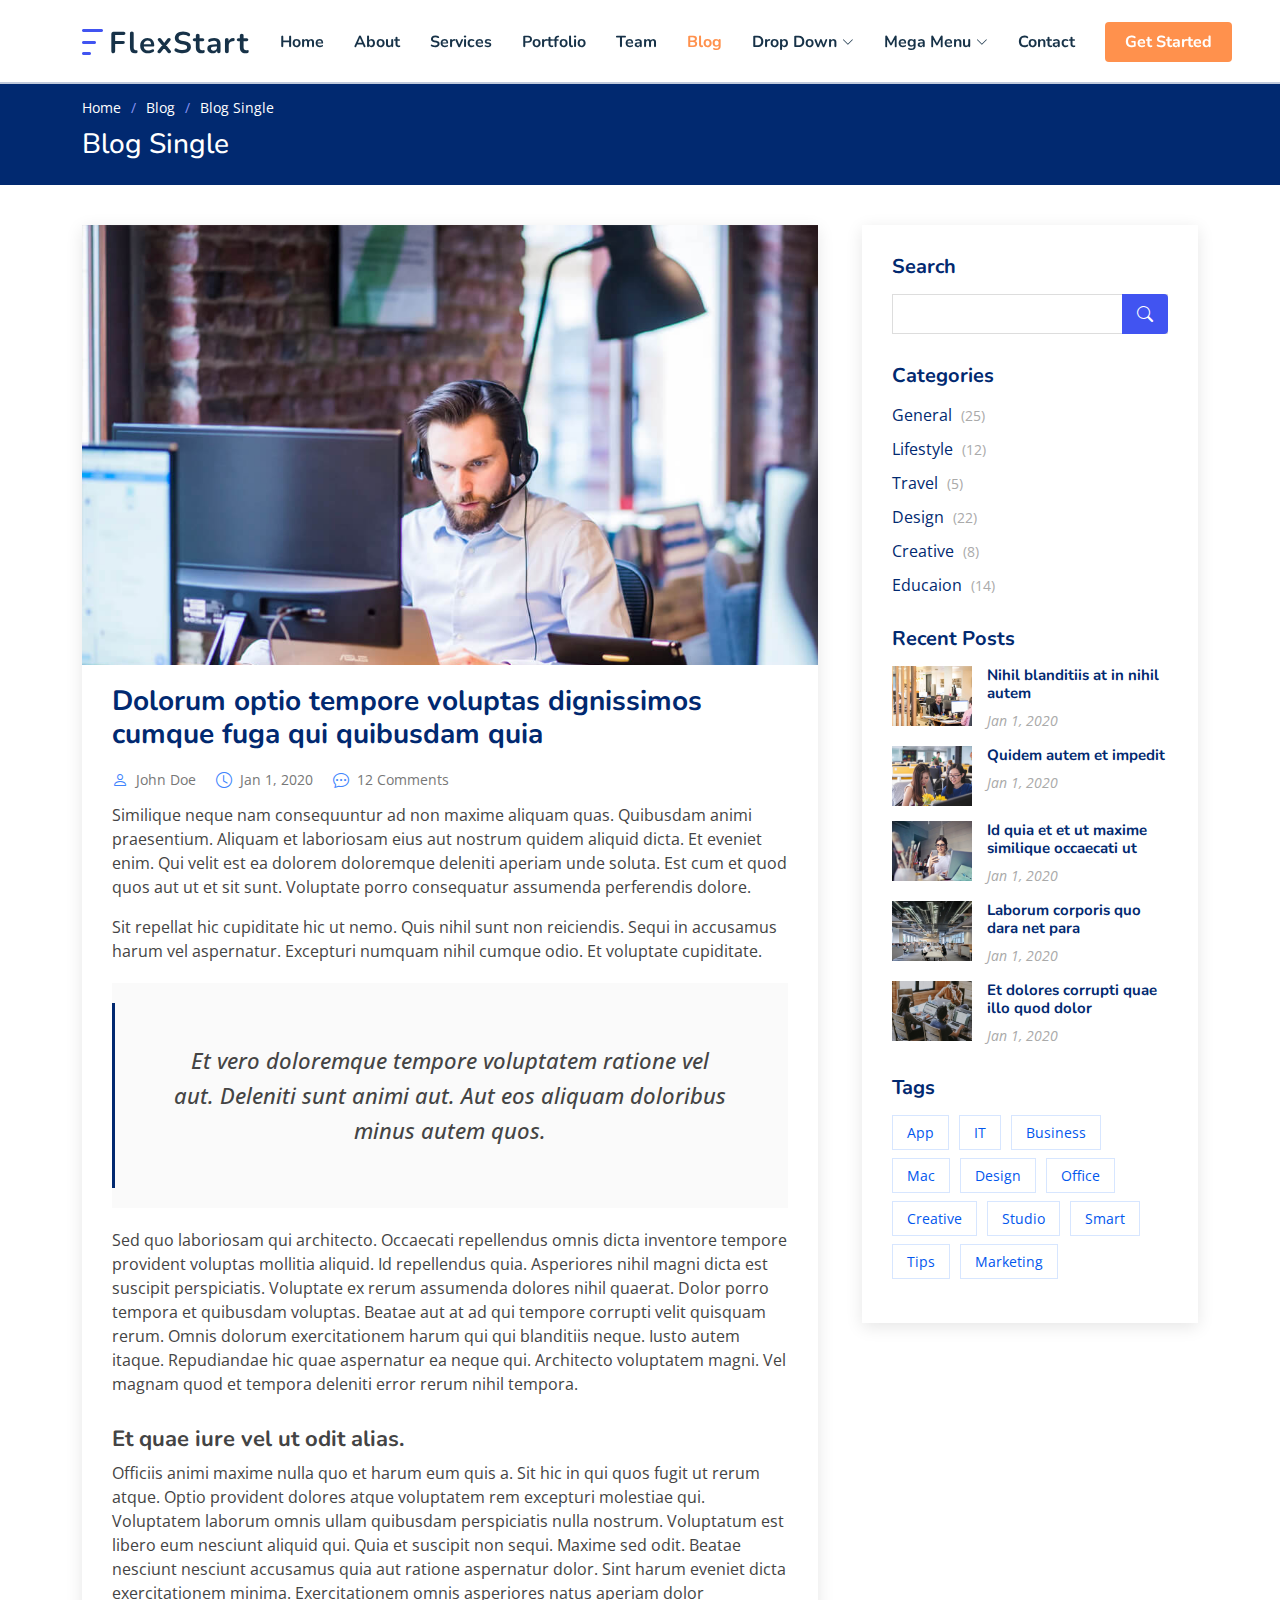
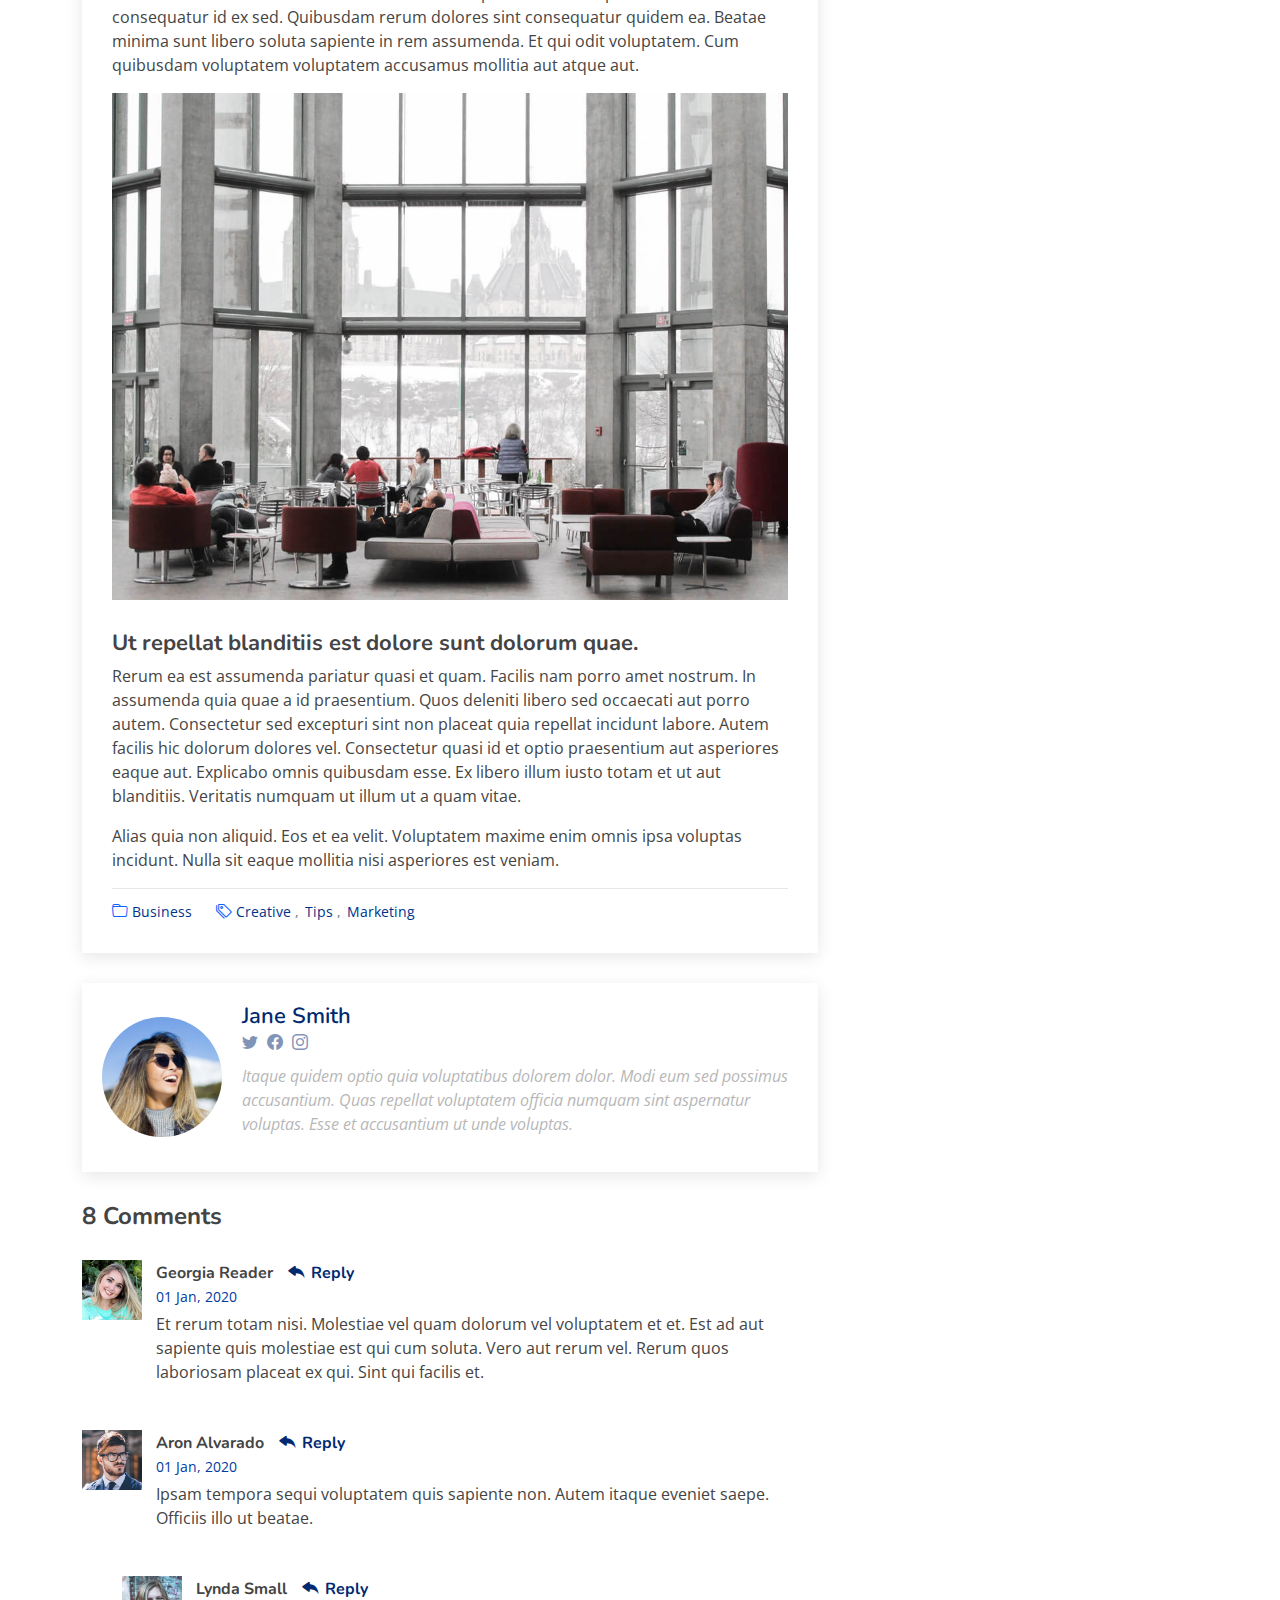
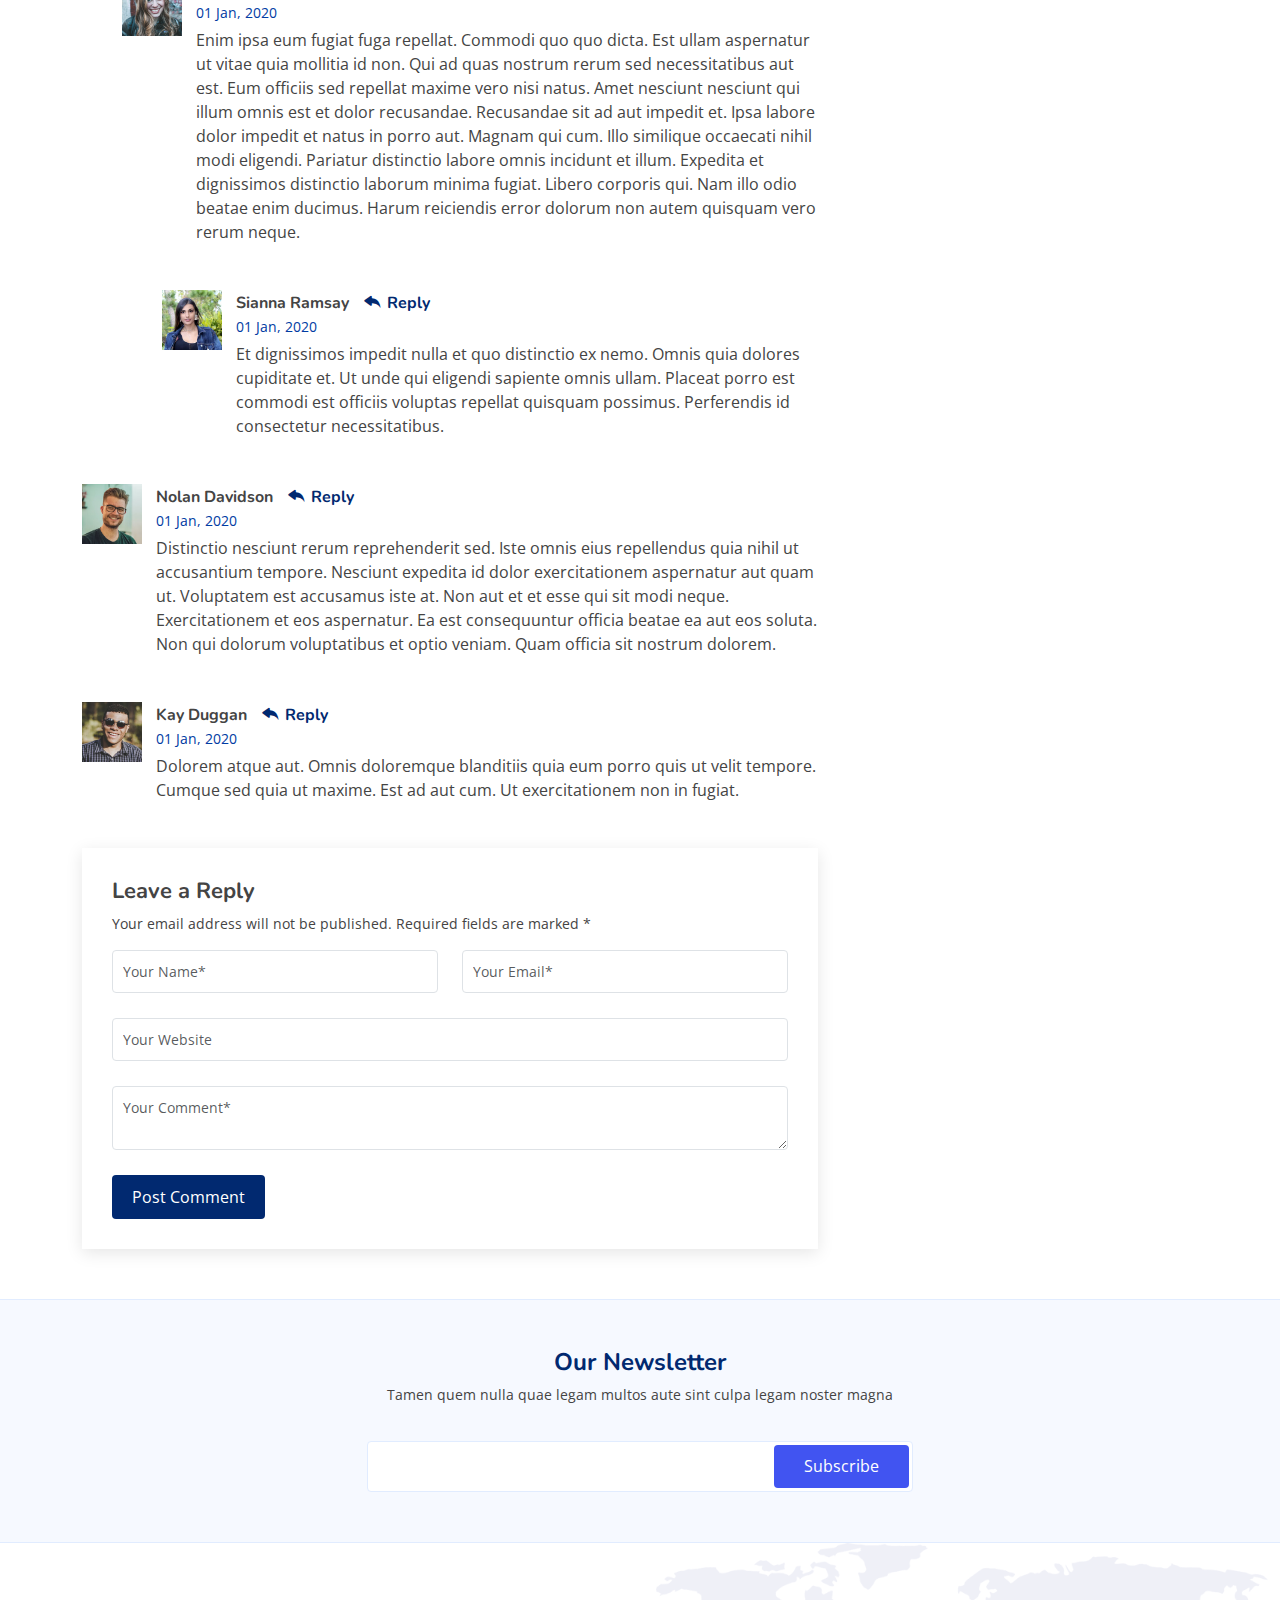
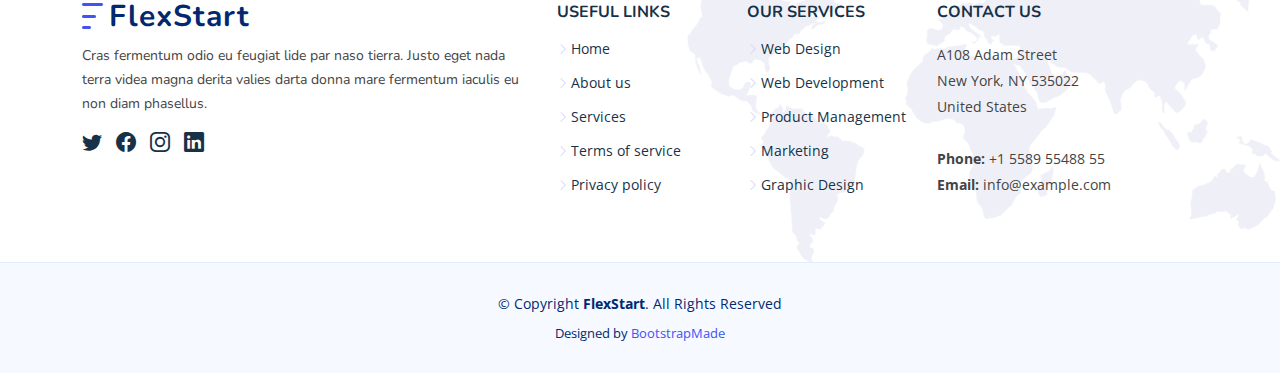
<file: blog-single.html>
<!DOCTYPE html>
<html lang="en">

<head>
  <meta charset="utf-8">
  <meta content="width=device-width, initial-scale=1.0" name="viewport">

  <title>Blog Single - FlexStart Bootstrap Template</title>
  <meta content="" name="description">
  <meta content="" name="keywords">

  <!-- Favicons -->
  <link href="assets/img/favicon.png" rel="icon">
  <link href="assets/img/apple-touch-icon.png" rel="apple-touch-icon">

  <!-- Google Fonts -->
  <link href="https://fonts.googleapis.com/css?family=Open+Sans:300,300i,400,400i,600,600i,700,700i|Nunito:300,300i,400,400i,600,600i,700,700i|Poppins:300,300i,400,400i,500,500i,600,600i,700,700i" rel="stylesheet">

  <!-- Vendor CSS Files -->
  <link href="assets/vendor/aos/aos.css" rel="stylesheet">
  <link href="assets/vendor/bootstrap/css/bootstrap.min.css" rel="stylesheet">
  <link href="assets/vendor/bootstrap-icons/bootstrap-icons.css" rel="stylesheet">
  <link href="assets/vendor/glightbox/css/glightbox.min.css" rel="stylesheet">
  <link href="assets/vendor/remixicon/remixicon.css" rel="stylesheet">
  <link href="assets/vendor/swiper/swiper-bundle.min.css" rel="stylesheet">

  <!-- Template Main CSS File -->
  <link href="assets/css/style.css" rel="stylesheet">

  <!-- =======================================================
  * Template Name: FlexStart
  * Updated: Jan 29 2024 with Bootstrap v5.3.2
  * Template URL: https://bootstrapmade.com/flexstart-bootstrap-startup-template/
  * Author: BootstrapMade.com
  * License: https://bootstrapmade.com/license/
  ======================================================== -->
</head>

<body>

  <!-- ======= Header ======= -->
  <header id="header" class="header fixed-top">
    <div class="container-fluid container-xl d-flex align-items-center justify-content-between">

      <a href="index.html" class="logo d-flex align-items-center">
        <img src="assets/img/logo.png" alt="">
        <span>FlexStart</span>
      </a>

      <nav id="navbar" class="navbar">
        <ul>
          <li><a class="nav-link scrollto " href="#hero">Home</a></li>
          <li><a class="nav-link scrollto" href="#about">About</a></li>
          <li><a class="nav-link scrollto" href="#services">Services</a></li>
          <li><a class="nav-link scrollto" href="#portfolio">Portfolio</a></li>
          <li><a class="nav-link scrollto" href="#team">Team</a></li>
          <li><a class="active" href="blog.html">Blog</a></li>
          <li class="dropdown"><a href="#"><span>Drop Down</span> <i class="bi bi-chevron-down"></i></a>
            <ul>
              <li><a href="#">Drop Down 1</a></li>
              <li class="dropdown"><a href="#"><span>Deep Drop Down</span> <i class="bi bi-chevron-right"></i></a>
                <ul>
                  <li><a href="#">Deep Drop Down 1</a></li>
                  <li><a href="#">Deep Drop Down 2</a></li>
                  <li><a href="#">Deep Drop Down 3</a></li>
                  <li><a href="#">Deep Drop Down 4</a></li>
                  <li><a href="#">Deep Drop Down 5</a></li>
                </ul>
              </li>
              <li><a href="#">Drop Down 2</a></li>
              <li><a href="#">Drop Down 3</a></li>
              <li><a href="#">Drop Down 4</a></li>
            </ul>
          </li>

          <li class="dropdown megamenu"><a href="#"><span>Mega Menu</span> <i class="bi bi-chevron-down"></i></a>
            <ul>
              <li>
                <a href="#">Column 1 link 1</a>
                <a href="#">Column 1 link 2</a>
                <a href="#">Column 1 link 3</a>
              </li>
              <li>
                <a href="#">Column 2 link 1</a>
                <a href="#">Column 2 link 2</a>
                <a href="#">Column 3 link 3</a>
              </li>
              <li>
                <a href="#">Column 3 link 1</a>
                <a href="#">Column 3 link 2</a>
                <a href="#">Column 3 link 3</a>
              </li>
              <li>
                <a href="#">Column 4 link 1</a>
                <a href="#">Column 4 link 2</a>
                <a href="#">Column 4 link 3</a>
              </li>
            </ul>
          </li>

          <li><a class="nav-link scrollto" href="#contact">Contact</a></li>
          <li><a class="getstarted scrollto" href="#about">Get Started</a></li>
        </ul>
        <i class="bi bi-list mobile-nav-toggle"></i>
      </nav><!-- .navbar -->

    </div>
  </header><!-- End Header -->

  <main id="main">

    <!-- ======= Breadcrumbs ======= -->
    <section class="breadcrumbs">
      <div class="container">

        <ol>
          <li><a href="index.html">Home</a></li>
          <li><a href="blog.html">Blog</a></li>
          <li>Blog Single</li>
        </ol>
        <h2>Blog Single</h2>

      </div>
    </section><!-- End Breadcrumbs -->

    <!-- ======= Blog Single Section ======= -->
    <section id="blog" class="blog">
      <div class="container" data-aos="fade-up">

        <div class="row">

          <div class="col-lg-8 entries">

            <article class="entry entry-single">

              <div class="entry-img">
                <img src="assets/img/blog/blog-1.jpg" alt="" class="img-fluid">
              </div>

              <h2 class="entry-title">
                <a href="blog-single.html">Dolorum optio tempore voluptas dignissimos cumque fuga qui quibusdam quia</a>
              </h2>

              <div class="entry-meta">
                <ul>
                  <li class="d-flex align-items-center"><i class="bi bi-person"></i> <a href="blog-single.html">John Doe</a></li>
                  <li class="d-flex align-items-center"><i class="bi bi-clock"></i> <a href="blog-single.html"><time datetime="2020-01-01">Jan 1, 2020</time></a></li>
                  <li class="d-flex align-items-center"><i class="bi bi-chat-dots"></i> <a href="blog-single.html">12 Comments</a></li>
                </ul>
              </div>

              <div class="entry-content">
                <p>
                  Similique neque nam consequuntur ad non maxime aliquam quas. Quibusdam animi praesentium. Aliquam et laboriosam eius aut nostrum quidem aliquid dicta.
                  Et eveniet enim. Qui velit est ea dolorem doloremque deleniti aperiam unde soluta. Est cum et quod quos aut ut et sit sunt. Voluptate porro consequatur assumenda perferendis dolore.
                </p>

                <p>
                  Sit repellat hic cupiditate hic ut nemo. Quis nihil sunt non reiciendis. Sequi in accusamus harum vel aspernatur. Excepturi numquam nihil cumque odio. Et voluptate cupiditate.
                </p>

                <blockquote>
                  <p>
                    Et vero doloremque tempore voluptatem ratione vel aut. Deleniti sunt animi aut. Aut eos aliquam doloribus minus autem quos.
                  </p>
                </blockquote>

                <p>
                  Sed quo laboriosam qui architecto. Occaecati repellendus omnis dicta inventore tempore provident voluptas mollitia aliquid. Id repellendus quia. Asperiores nihil magni dicta est suscipit perspiciatis. Voluptate ex rerum assumenda dolores nihil quaerat.
                  Dolor porro tempora et quibusdam voluptas. Beatae aut at ad qui tempore corrupti velit quisquam rerum. Omnis dolorum exercitationem harum qui qui blanditiis neque.
                  Iusto autem itaque. Repudiandae hic quae aspernatur ea neque qui. Architecto voluptatem magni. Vel magnam quod et tempora deleniti error rerum nihil tempora.
                </p>

                <h3>Et quae iure vel ut odit alias.</h3>
                <p>
                  Officiis animi maxime nulla quo et harum eum quis a. Sit hic in qui quos fugit ut rerum atque. Optio provident dolores atque voluptatem rem excepturi molestiae qui. Voluptatem laborum omnis ullam quibusdam perspiciatis nulla nostrum. Voluptatum est libero eum nesciunt aliquid qui.
                  Quia et suscipit non sequi. Maxime sed odit. Beatae nesciunt nesciunt accusamus quia aut ratione aspernatur dolor. Sint harum eveniet dicta exercitationem minima. Exercitationem omnis asperiores natus aperiam dolor consequatur id ex sed. Quibusdam rerum dolores sint consequatur quidem ea.
                  Beatae minima sunt libero soluta sapiente in rem assumenda. Et qui odit voluptatem. Cum quibusdam voluptatem voluptatem accusamus mollitia aut atque aut.
                </p>
                <img src="assets/img/blog/blog-inside-post.jpg" class="img-fluid" alt="">

                <h3>Ut repellat blanditiis est dolore sunt dolorum quae.</h3>
                <p>
                  Rerum ea est assumenda pariatur quasi et quam. Facilis nam porro amet nostrum. In assumenda quia quae a id praesentium. Quos deleniti libero sed occaecati aut porro autem. Consectetur sed excepturi sint non placeat quia repellat incidunt labore. Autem facilis hic dolorum dolores vel.
                  Consectetur quasi id et optio praesentium aut asperiores eaque aut. Explicabo omnis quibusdam esse. Ex libero illum iusto totam et ut aut blanditiis. Veritatis numquam ut illum ut a quam vitae.
                </p>
                <p>
                  Alias quia non aliquid. Eos et ea velit. Voluptatem maxime enim omnis ipsa voluptas incidunt. Nulla sit eaque mollitia nisi asperiores est veniam.
                </p>

              </div>

              <div class="entry-footer">
                <i class="bi bi-folder"></i>
                <ul class="cats">
                  <li><a href="#">Business</a></li>
                </ul>

                <i class="bi bi-tags"></i>
                <ul class="tags">
                  <li><a href="#">Creative</a></li>
                  <li><a href="#">Tips</a></li>
                  <li><a href="#">Marketing</a></li>
                </ul>
              </div>

            </article><!-- End blog entry -->

            <div class="blog-author d-flex align-items-center">
              <img src="assets/img/blog/blog-author.jpg" class="rounded-circle float-left" alt="">
              <div>
                <h4>Jane Smith</h4>
                <div class="social-links">
                  <a href="https://twitters.com/#"><i class="bi bi-twitter"></i></a>
                  <a href="https://facebook.com/#"><i class="bi bi-facebook"></i></a>
                  <a href="https://instagram.com/#"><i class="biu bi-instagram"></i></a>
                </div>
                <p>
                  Itaque quidem optio quia voluptatibus dolorem dolor. Modi eum sed possimus accusantium. Quas repellat voluptatem officia numquam sint aspernatur voluptas. Esse et accusantium ut unde voluptas.
                </p>
              </div>
            </div><!-- End blog author bio -->

            <div class="blog-comments">

              <h4 class="comments-count">8 Comments</h4>

              <div id="comment-1" class="comment">
                <div class="d-flex">
                  <div class="comment-img"><img src="assets/img/blog/comments-1.jpg" alt=""></div>
                  <div>
                    <h5><a href="">Georgia Reader</a> <a href="#" class="reply"><i class="bi bi-reply-fill"></i> Reply</a></h5>
                    <time datetime="2020-01-01">01 Jan, 2020</time>
                    <p>
                      Et rerum totam nisi. Molestiae vel quam dolorum vel voluptatem et et. Est ad aut sapiente quis molestiae est qui cum soluta.
                      Vero aut rerum vel. Rerum quos laboriosam placeat ex qui. Sint qui facilis et.
                    </p>
                  </div>
                </div>
              </div><!-- End comment #1 -->

              <div id="comment-2" class="comment">
                <div class="d-flex">
                  <div class="comment-img"><img src="assets/img/blog/comments-2.jpg" alt=""></div>
                  <div>
                    <h5><a href="">Aron Alvarado</a> <a href="#" class="reply"><i class="bi bi-reply-fill"></i> Reply</a></h5>
                    <time datetime="2020-01-01">01 Jan, 2020</time>
                    <p>
                      Ipsam tempora sequi voluptatem quis sapiente non. Autem itaque eveniet saepe. Officiis illo ut beatae.
                    </p>
                  </div>
                </div>

                <div id="comment-reply-1" class="comment comment-reply">
                  <div class="d-flex">
                    <div class="comment-img"><img src="assets/img/blog/comments-3.jpg" alt=""></div>
                    <div>
                      <h5><a href="">Lynda Small</a> <a href="#" class="reply"><i class="bi bi-reply-fill"></i> Reply</a></h5>
                      <time datetime="2020-01-01">01 Jan, 2020</time>
                      <p>
                        Enim ipsa eum fugiat fuga repellat. Commodi quo quo dicta. Est ullam aspernatur ut vitae quia mollitia id non. Qui ad quas nostrum rerum sed necessitatibus aut est. Eum officiis sed repellat maxime vero nisi natus. Amet nesciunt nesciunt qui illum omnis est et dolor recusandae.

                        Recusandae sit ad aut impedit et. Ipsa labore dolor impedit et natus in porro aut. Magnam qui cum. Illo similique occaecati nihil modi eligendi. Pariatur distinctio labore omnis incidunt et illum. Expedita et dignissimos distinctio laborum minima fugiat.

                        Libero corporis qui. Nam illo odio beatae enim ducimus. Harum reiciendis error dolorum non autem quisquam vero rerum neque.
                      </p>
                    </div>
                  </div>

                  <div id="comment-reply-2" class="comment comment-reply">
                    <div class="d-flex">
                      <div class="comment-img"><img src="assets/img/blog/comments-4.jpg" alt=""></div>
                      <div>
                        <h5><a href="">Sianna Ramsay</a> <a href="#" class="reply"><i class="bi bi-reply-fill"></i> Reply</a></h5>
                        <time datetime="2020-01-01">01 Jan, 2020</time>
                        <p>
                          Et dignissimos impedit nulla et quo distinctio ex nemo. Omnis quia dolores cupiditate et. Ut unde qui eligendi sapiente omnis ullam. Placeat porro est commodi est officiis voluptas repellat quisquam possimus. Perferendis id consectetur necessitatibus.
                        </p>
                      </div>
                    </div>

                  </div><!-- End comment reply #2-->

                </div><!-- End comment reply #1-->

              </div><!-- End comment #2-->

              <div id="comment-3" class="comment">
                <div class="d-flex">
                  <div class="comment-img"><img src="assets/img/blog/comments-5.jpg" alt=""></div>
                  <div>
                    <h5><a href="">Nolan Davidson</a> <a href="#" class="reply"><i class="bi bi-reply-fill"></i> Reply</a></h5>
                    <time datetime="2020-01-01">01 Jan, 2020</time>
                    <p>
                      Distinctio nesciunt rerum reprehenderit sed. Iste omnis eius repellendus quia nihil ut accusantium tempore. Nesciunt expedita id dolor exercitationem aspernatur aut quam ut. Voluptatem est accusamus iste at.
                      Non aut et et esse qui sit modi neque. Exercitationem et eos aspernatur. Ea est consequuntur officia beatae ea aut eos soluta. Non qui dolorum voluptatibus et optio veniam. Quam officia sit nostrum dolorem.
                    </p>
                  </div>
                </div>

              </div><!-- End comment #3 -->

              <div id="comment-4" class="comment">
                <div class="d-flex">
                  <div class="comment-img"><img src="assets/img/blog/comments-6.jpg" alt=""></div>
                  <div>
                    <h5><a href="">Kay Duggan</a> <a href="#" class="reply"><i class="bi bi-reply-fill"></i> Reply</a></h5>
                    <time datetime="2020-01-01">01 Jan, 2020</time>
                    <p>
                      Dolorem atque aut. Omnis doloremque blanditiis quia eum porro quis ut velit tempore. Cumque sed quia ut maxime. Est ad aut cum. Ut exercitationem non in fugiat.
                    </p>
                  </div>
                </div>

              </div><!-- End comment #4 -->

              <div class="reply-form">
                <h4>Leave a Reply</h4>
                <p>Your email address will not be published. Required fields are marked * </p>
                <form action="">
                  <div class="row">
                    <div class="col-md-6 form-group">
                      <input name="name" type="text" class="form-control" placeholder="Your Name*">
                    </div>
                    <div class="col-md-6 form-group">
                      <input name="email" type="text" class="form-control" placeholder="Your Email*">
                    </div>
                  </div>
                  <div class="row">
                    <div class="col form-group">
                      <input name="website" type="text" class="form-control" placeholder="Your Website">
                    </div>
                  </div>
                  <div class="row">
                    <div class="col form-group">
                      <textarea name="comment" class="form-control" placeholder="Your Comment*"></textarea>
                    </div>
                  </div>
                  <button type="submit" class="btn btn-primary">Post Comment</button>

                </form>

              </div>

            </div><!-- End blog comments -->

          </div><!-- End blog entries list -->

          <div class="col-lg-4">

            <div class="sidebar">

              <h3 class="sidebar-title">Search</h3>
              <div class="sidebar-item search-form">
                <form action="">
                  <input type="text">
                  <button type="submit"><i class="bi bi-search"></i></button>
                </form>
              </div><!-- End sidebar search formn-->

              <h3 class="sidebar-title">Categories</h3>
              <div class="sidebar-item categories">
                <ul>
                  <li><a href="#">General <span>(25)</span></a></li>
                  <li><a href="#">Lifestyle <span>(12)</span></a></li>
                  <li><a href="#">Travel <span>(5)</span></a></li>
                  <li><a href="#">Design <span>(22)</span></a></li>
                  <li><a href="#">Creative <span>(8)</span></a></li>
                  <li><a href="#">Educaion <span>(14)</span></a></li>
                </ul>
              </div><!-- End sidebar categories-->

              <h3 class="sidebar-title">Recent Posts</h3>
              <div class="sidebar-item recent-posts">
                <div class="post-item clearfix">
                  <img src="assets/img/blog/blog-recent-1.jpg" alt="">
                  <h4><a href="blog-single.html">Nihil blanditiis at in nihil autem</a></h4>
                  <time datetime="2020-01-01">Jan 1, 2020</time>
                </div>

                <div class="post-item clearfix">
                  <img src="assets/img/blog/blog-recent-2.jpg" alt="">
                  <h4><a href="blog-single.html">Quidem autem et impedit</a></h4>
                  <time datetime="2020-01-01">Jan 1, 2020</time>
                </div>

                <div class="post-item clearfix">
                  <img src="assets/img/blog/blog-recent-3.jpg" alt="">
                  <h4><a href="blog-single.html">Id quia et et ut maxime similique occaecati ut</a></h4>
                  <time datetime="2020-01-01">Jan 1, 2020</time>
                </div>

                <div class="post-item clearfix">
                  <img src="assets/img/blog/blog-recent-4.jpg" alt="">
                  <h4><a href="blog-single.html">Laborum corporis quo dara net para</a></h4>
                  <time datetime="2020-01-01">Jan 1, 2020</time>
                </div>

                <div class="post-item clearfix">
                  <img src="assets/img/blog/blog-recent-5.jpg" alt="">
                  <h4><a href="blog-single.html">Et dolores corrupti quae illo quod dolor</a></h4>
                  <time datetime="2020-01-01">Jan 1, 2020</time>
                </div>

              </div><!-- End sidebar recent posts-->

              <h3 class="sidebar-title">Tags</h3>
              <div class="sidebar-item tags">
                <ul>
                  <li><a href="#">App</a></li>
                  <li><a href="#">IT</a></li>
                  <li><a href="#">Business</a></li>
                  <li><a href="#">Mac</a></li>
                  <li><a href="#">Design</a></li>
                  <li><a href="#">Office</a></li>
                  <li><a href="#">Creative</a></li>
                  <li><a href="#">Studio</a></li>
                  <li><a href="#">Smart</a></li>
                  <li><a href="#">Tips</a></li>
                  <li><a href="#">Marketing</a></li>
                </ul>
              </div><!-- End sidebar tags-->

            </div><!-- End sidebar -->

          </div><!-- End blog sidebar -->

        </div>

      </div>
    </section><!-- End Blog Single Section -->

  </main><!-- End #main -->

  <!-- ======= Footer ======= -->
  <footer id="footer" class="footer">

    <div class="footer-newsletter">
      <div class="container">
        <div class="row justify-content-center">
          <div class="col-lg-12 text-center">
            <h4>Our Newsletter</h4>
            <p>Tamen quem nulla quae legam multos aute sint culpa legam noster magna</p>
          </div>
          <div class="col-lg-6">
            <form action="" method="post">
              <input type="email" name="email"><input type="submit" value="Subscribe">
            </form>
          </div>
        </div>
      </div>
    </div>

    <div class="footer-top">
      <div class="container">
        <div class="row gy-4">
          <div class="col-lg-5 col-md-12 footer-info">
            <a href="index.html" class="logo d-flex align-items-center">
              <img src="assets/img/logo.png" alt="">
              <span>FlexStart</span>
            </a>
            <p>Cras fermentum odio eu feugiat lide par naso tierra. Justo eget nada terra videa magna derita valies darta donna mare fermentum iaculis eu non diam phasellus.</p>
            <div class="social-links mt-3">
              <a href="#" class="twitter"><i class="bi bi-twitter"></i></a>
              <a href="#" class="facebook"><i class="bi bi-facebook"></i></a>
              <a href="#" class="instagram"><i class="bi bi-instagram"></i></a>
              <a href="#" class="linkedin"><i class="bi bi-linkedin"></i></a>
            </div>
          </div>

          <div class="col-lg-2 col-6 footer-links">
            <h4>Useful Links</h4>
            <ul>
              <li><i class="bi bi-chevron-right"></i> <a href="#">Home</a></li>
              <li><i class="bi bi-chevron-right"></i> <a href="#">About us</a></li>
              <li><i class="bi bi-chevron-right"></i> <a href="#">Services</a></li>
              <li><i class="bi bi-chevron-right"></i> <a href="#">Terms of service</a></li>
              <li><i class="bi bi-chevron-right"></i> <a href="#">Privacy policy</a></li>
            </ul>
          </div>

          <div class="col-lg-2 col-6 footer-links">
            <h4>Our Services</h4>
            <ul>
              <li><i class="bi bi-chevron-right"></i> <a href="#">Web Design</a></li>
              <li><i class="bi bi-chevron-right"></i> <a href="#">Web Development</a></li>
              <li><i class="bi bi-chevron-right"></i> <a href="#">Product Management</a></li>
              <li><i class="bi bi-chevron-right"></i> <a href="#">Marketing</a></li>
              <li><i class="bi bi-chevron-right"></i> <a href="#">Graphic Design</a></li>
            </ul>
          </div>

          <div class="col-lg-3 col-md-12 footer-contact text-center text-md-start">
            <h4>Contact Us</h4>
            <p>
              A108 Adam Street <br>
              New York, NY 535022<br>
              United States <br><br>
              <strong>Phone:</strong> +1 5589 55488 55<br>
              <strong>Email:</strong> info@example.com<br>
            </p>

          </div>

        </div>
      </div>
    </div>

    <div class="container">
      <div class="copyright">
        &copy; Copyright <strong><span>FlexStart</span></strong>. All Rights Reserved
      </div>
      <div class="credits">
        <!-- All the links in the footer should remain intact. -->
        <!-- You can delete the links only if you purchased the pro version. -->
        <!-- Licensing information: https://bootstrapmade.com/license/ -->
        <!-- Purchase the pro version with working PHP/AJAX contact form: https://bootstrapmade.com/flexstart-bootstrap-startup-template/ -->
        Designed by <a href="https://bootstrapmade.com/">BootstrapMade</a>
      </div>
    </div>
  </footer><!-- End Footer -->

  <a href="#" class="back-to-top d-flex align-items-center justify-content-center"><i class="bi bi-arrow-up-short"></i></a>

  <!-- Vendor JS Files -->
  <script src="assets/vendor/purecounter/purecounter_vanilla.js"></script>
  <script src="assets/vendor/aos/aos.js"></script>
  <script src="assets/vendor/bootstrap/js/bootstrap.bundle.min.js"></script>
  <script src="assets/vendor/glightbox/js/glightbox.min.js"></script>
  <script src="assets/vendor/isotope-layout/isotope.pkgd.min.js"></script>
  <script src="assets/vendor/swiper/swiper-bundle.min.js"></script>
  <script src="assets/vendor/php-email-form/validate.js"></script>

  <!-- Template Main JS File -->
  <script src="assets/js/main.js"></script>

</body>

</html>
</file>
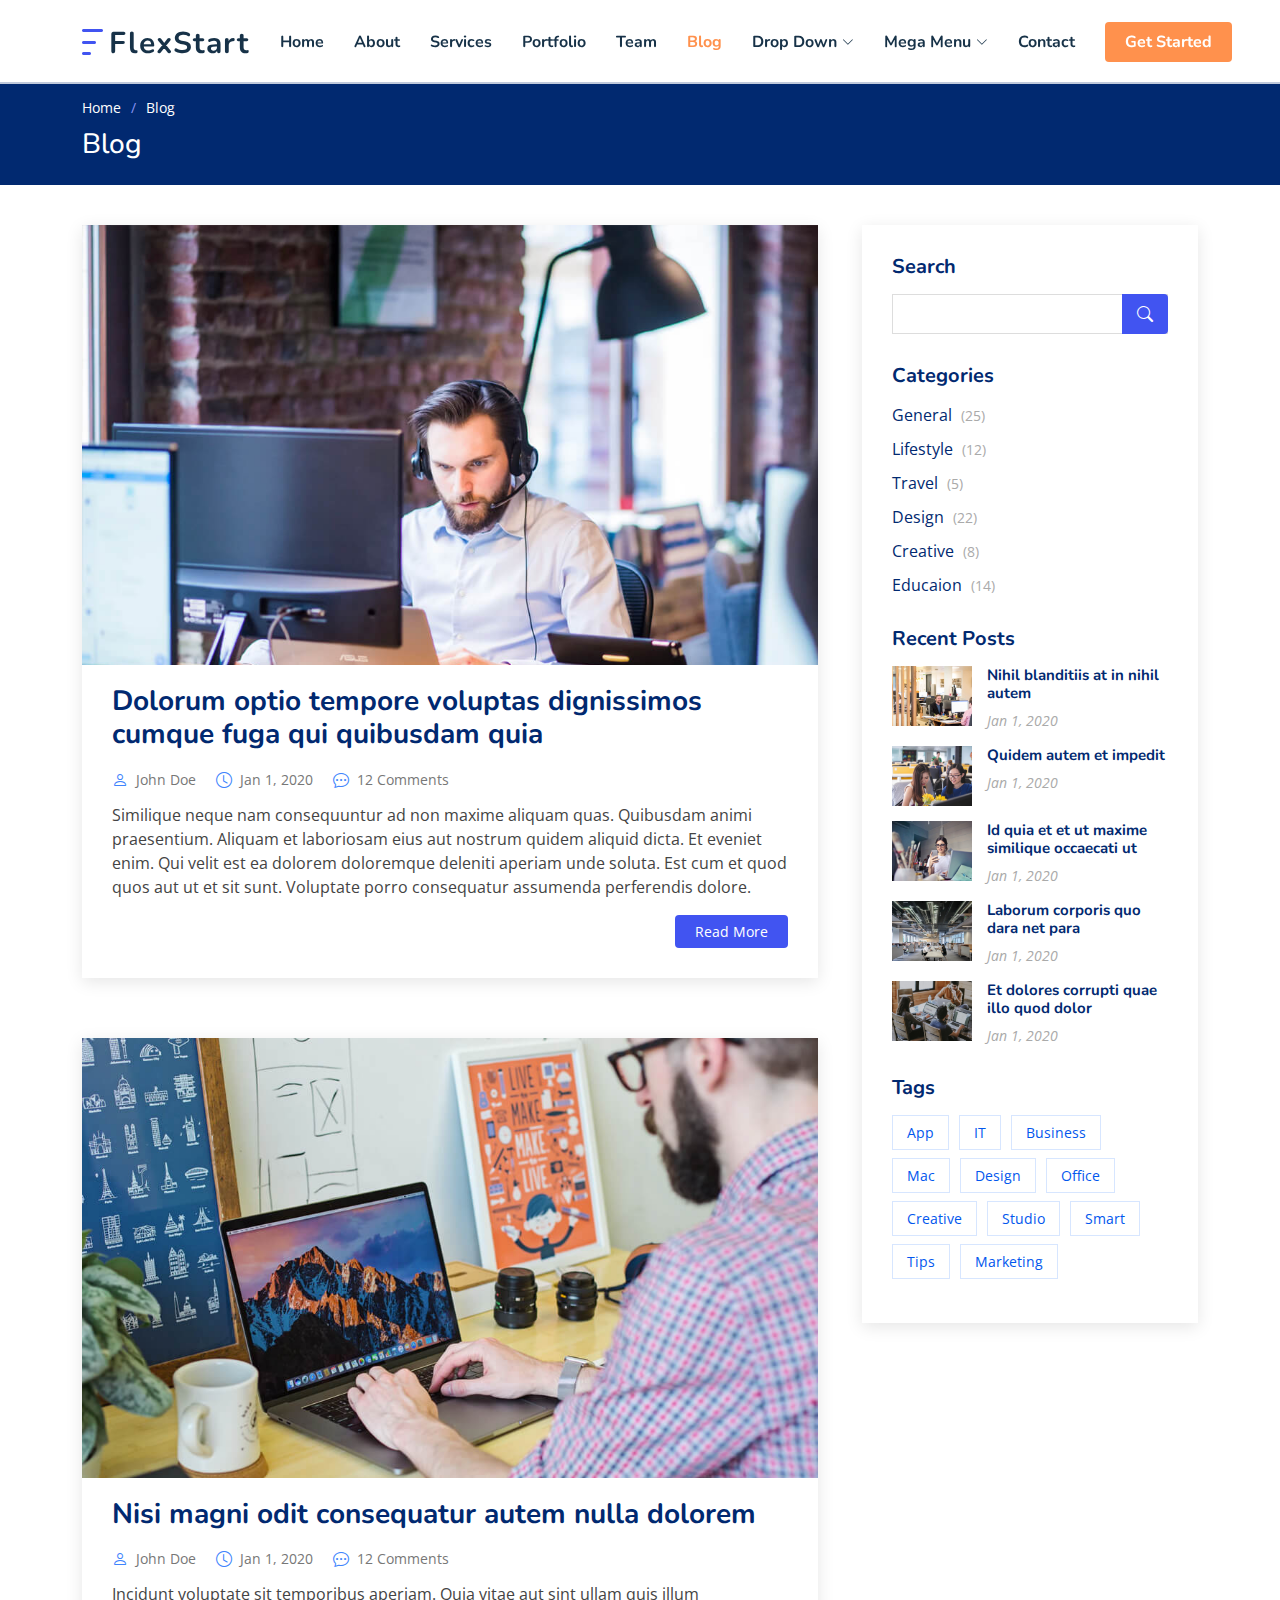
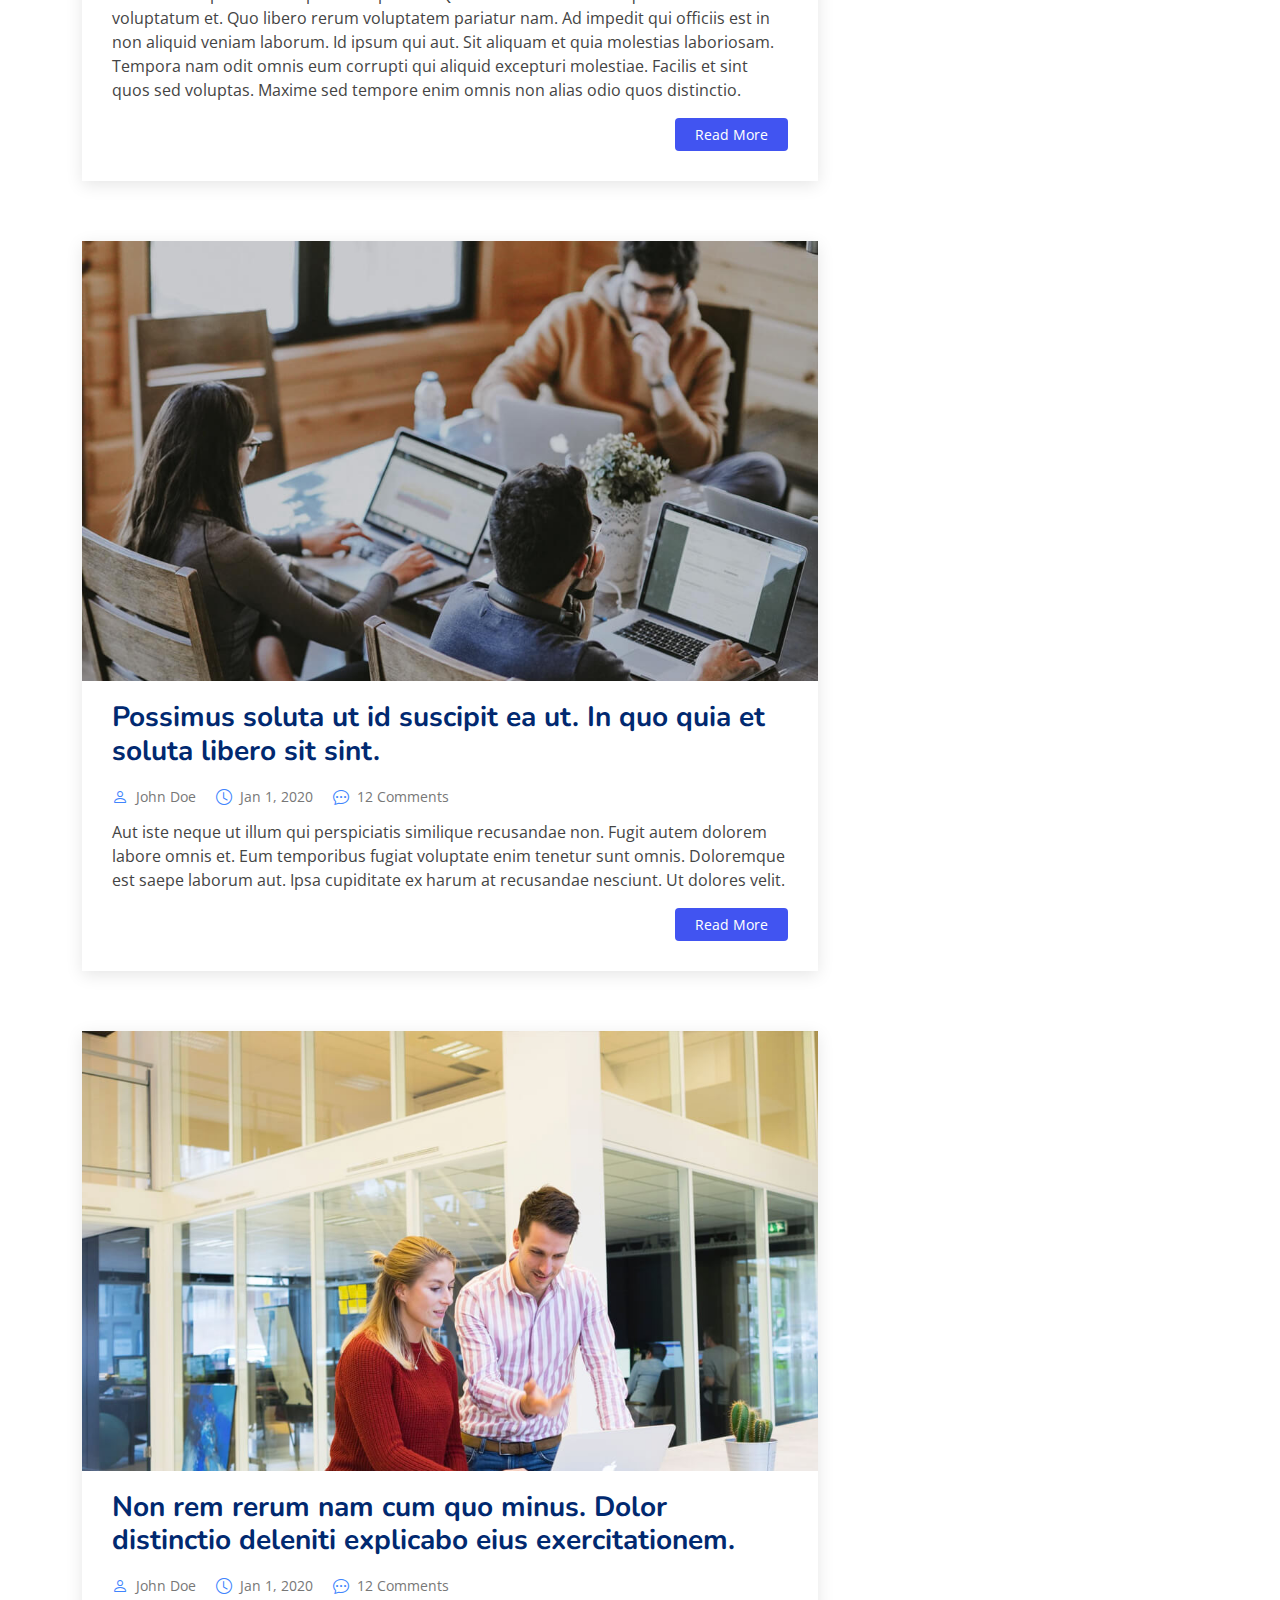
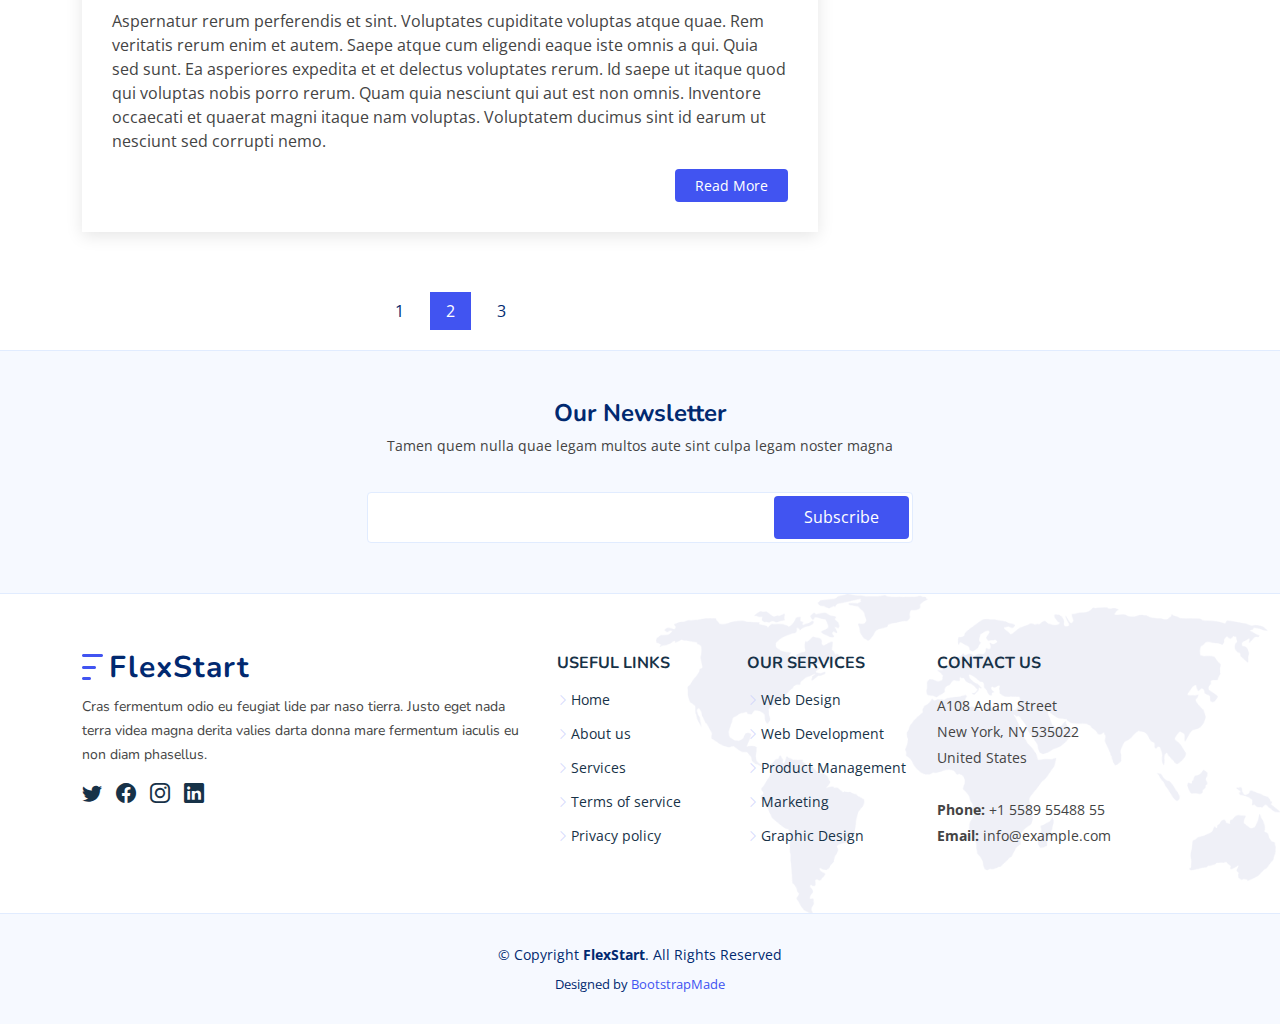
<file: blog.html>
<!DOCTYPE html>
<html lang="en">

<head>
  <meta charset="utf-8">
  <meta content="width=device-width, initial-scale=1.0" name="viewport">

  <title>Blog - FlexStart Bootstrap Template</title>
  <meta content="" name="description">
  <meta content="" name="keywords">

  <!-- Favicons -->
  <link href="assets/img/favicon.png" rel="icon">
  <link href="assets/img/apple-touch-icon.png" rel="apple-touch-icon">

  <!-- Google Fonts -->
  <link href="https://fonts.googleapis.com/css?family=Open+Sans:300,300i,400,400i,600,600i,700,700i|Nunito:300,300i,400,400i,600,600i,700,700i|Poppins:300,300i,400,400i,500,500i,600,600i,700,700i" rel="stylesheet">

  <!-- Vendor CSS Files -->
  <link href="assets/vendor/aos/aos.css" rel="stylesheet">
  <link href="assets/vendor/bootstrap/css/bootstrap.min.css" rel="stylesheet">
  <link href="assets/vendor/bootstrap-icons/bootstrap-icons.css" rel="stylesheet">
  <link href="assets/vendor/glightbox/css/glightbox.min.css" rel="stylesheet">
  <link href="assets/vendor/remixicon/remixicon.css" rel="stylesheet">
  <link href="assets/vendor/swiper/swiper-bundle.min.css" rel="stylesheet">

  <!-- Template Main CSS File -->
  <link href="assets/css/style.css" rel="stylesheet">

  <!-- =======================================================
  * Template Name: FlexStart
  * Updated: Jan 29 2024 with Bootstrap v5.3.2
  * Template URL: https://bootstrapmade.com/flexstart-bootstrap-startup-template/
  * Author: BootstrapMade.com
  * License: https://bootstrapmade.com/license/
  ======================================================== -->
</head>

<body>

  <!-- ======= Header ======= -->
  <header id="header" class="header fixed-top">
    <div class="container-fluid container-xl d-flex align-items-center justify-content-between">

      <a href="index.html" class="logo d-flex align-items-center">
        <img src="assets/img/logo.png" alt="">
        <span>FlexStart</span>
      </a>

      <nav id="navbar" class="navbar">
        <ul>
          <li><a class="nav-link scrollto " href="#hero">Home</a></li>
          <li><a class="nav-link scrollto" href="#about">About</a></li>
          <li><a class="nav-link scrollto" href="#services">Services</a></li>
          <li><a class="nav-link scrollto" href="#portfolio">Portfolio</a></li>
          <li><a class="nav-link scrollto" href="#team">Team</a></li>
          <li><a class="active" href="blog.html">Blog</a></li>
          <li class="dropdown"><a href="#"><span>Drop Down</span> <i class="bi bi-chevron-down"></i></a>
            <ul>
              <li><a href="#">Drop Down 1</a></li>
              <li class="dropdown"><a href="#"><span>Deep Drop Down</span> <i class="bi bi-chevron-right"></i></a>
                <ul>
                  <li><a href="#">Deep Drop Down 1</a></li>
                  <li><a href="#">Deep Drop Down 2</a></li>
                  <li><a href="#">Deep Drop Down 3</a></li>
                  <li><a href="#">Deep Drop Down 4</a></li>
                  <li><a href="#">Deep Drop Down 5</a></li>
                </ul>
              </li>
              <li><a href="#">Drop Down 2</a></li>
              <li><a href="#">Drop Down 3</a></li>
              <li><a href="#">Drop Down 4</a></li>
            </ul>
          </li>

          <li class="dropdown megamenu"><a href="#"><span>Mega Menu</span> <i class="bi bi-chevron-down"></i></a>
            <ul>
              <li>
                <a href="#">Column 1 link 1</a>
                <a href="#">Column 1 link 2</a>
                <a href="#">Column 1 link 3</a>
              </li>
              <li>
                <a href="#">Column 2 link 1</a>
                <a href="#">Column 2 link 2</a>
                <a href="#">Column 3 link 3</a>
              </li>
              <li>
                <a href="#">Column 3 link 1</a>
                <a href="#">Column 3 link 2</a>
                <a href="#">Column 3 link 3</a>
              </li>
              <li>
                <a href="#">Column 4 link 1</a>
                <a href="#">Column 4 link 2</a>
                <a href="#">Column 4 link 3</a>
              </li>
            </ul>
          </li>

          <li><a class="nav-link scrollto" href="#contact">Contact</a></li>
          <li><a class="getstarted scrollto" href="#about">Get Started</a></li>
        </ul>
        <i class="bi bi-list mobile-nav-toggle"></i>
      </nav><!-- .navbar -->

    </div>
  </header><!-- End Header -->

  <main id="main">

    <!-- ======= Breadcrumbs ======= -->
    <section class="breadcrumbs">
      <div class="container">

        <ol>
          <li><a href="index.html">Home</a></li>
          <li>Blog</li>
        </ol>
        <h2>Blog</h2>

      </div>
    </section><!-- End Breadcrumbs -->

    <!-- ======= Blog Section ======= -->
    <section id="blog" class="blog">
      <div class="container" data-aos="fade-up">

        <div class="row">

          <div class="col-lg-8 entries">

            <article class="entry">

              <div class="entry-img">
                <img src="assets/img/blog/blog-1.jpg" alt="" class="img-fluid">
              </div>

              <h2 class="entry-title">
                <a href="blog-single.html">Dolorum optio tempore voluptas dignissimos cumque fuga qui quibusdam quia</a>
              </h2>

              <div class="entry-meta">
                <ul>
                  <li class="d-flex align-items-center"><i class="bi bi-person"></i> <a href="blog-single.html">John Doe</a></li>
                  <li class="d-flex align-items-center"><i class="bi bi-clock"></i> <a href="blog-single.html"><time datetime="2020-01-01">Jan 1, 2020</time></a></li>
                  <li class="d-flex align-items-center"><i class="bi bi-chat-dots"></i> <a href="blog-single.html">12 Comments</a></li>
                </ul>
              </div>

              <div class="entry-content">
                <p>
                  Similique neque nam consequuntur ad non maxime aliquam quas. Quibusdam animi praesentium. Aliquam et laboriosam eius aut nostrum quidem aliquid dicta.
                  Et eveniet enim. Qui velit est ea dolorem doloremque deleniti aperiam unde soluta. Est cum et quod quos aut ut et sit sunt. Voluptate porro consequatur assumenda perferendis dolore.
                </p>
                <div class="read-more">
                  <a href="blog-single.html">Read More</a>
                </div>
              </div>

            </article><!-- End blog entry -->

            <article class="entry">

              <div class="entry-img">
                <img src="assets/img/blog/blog-2.jpg" alt="" class="img-fluid">
              </div>

              <h2 class="entry-title">
                <a href="blog-single.html">Nisi magni odit consequatur autem nulla dolorem</a>
              </h2>

              <div class="entry-meta">
                <ul>
                  <li class="d-flex align-items-center"><i class="bi bi-person"></i> <a href="blog-single.html">John Doe</a></li>
                  <li class="d-flex align-items-center"><i class="bi bi-clock"></i> <a href="blog-single.html"><time datetime="2020-01-01">Jan 1, 2020</time></a></li>
                  <li class="d-flex align-items-center"><i class="bi bi-chat-dots"></i> <a href="blog-single.html">12 Comments</a></li>
                </ul>
              </div>

              <div class="entry-content">
                <p>
                  Incidunt voluptate sit temporibus aperiam. Quia vitae aut sint ullam quis illum voluptatum et. Quo libero rerum voluptatem pariatur nam.
                  Ad impedit qui officiis est in non aliquid veniam laborum. Id ipsum qui aut. Sit aliquam et quia molestias laboriosam. Tempora nam odit omnis eum corrupti qui aliquid excepturi molestiae. Facilis et sint quos sed voluptas. Maxime sed tempore enim omnis non alias odio quos distinctio.
                </p>
                <div class="read-more">
                  <a href="blog-single.html">Read More</a>
                </div>
              </div>

            </article><!-- End blog entry -->

            <article class="entry">

              <div class="entry-img">
                <img src="assets/img/blog/blog-3.jpg" alt="" class="img-fluid">
              </div>

              <h2 class="entry-title">
                <a href="blog-single.html">Possimus soluta ut id suscipit ea ut. In quo quia et soluta libero sit sint.</a>
              </h2>

              <div class="entry-meta">
                <ul>
                  <li class="d-flex align-items-center"><i class="bi bi-person"></i> <a href="blog-single.html">John Doe</a></li>
                  <li class="d-flex align-items-center"><i class="bi bi-clock"></i> <a href="blog-single.html"><time datetime="2020-01-01">Jan 1, 2020</time></a></li>
                  <li class="d-flex align-items-center"><i class="bi bi-chat-dots"></i> <a href="blog-single.html">12 Comments</a></li>
                </ul>
              </div>

              <div class="entry-content">
                <p>
                  Aut iste neque ut illum qui perspiciatis similique recusandae non. Fugit autem dolorem labore omnis et. Eum temporibus fugiat voluptate enim tenetur sunt omnis.
                  Doloremque est saepe laborum aut. Ipsa cupiditate ex harum at recusandae nesciunt. Ut dolores velit.
                </p>
                <div class="read-more">
                  <a href="blog-single.html">Read More</a>
                </div>
              </div>

            </article><!-- End blog entry -->

            <article class="entry">

              <div class="entry-img">
                <img src="assets/img/blog/blog-4.jpg" alt="" class="img-fluid">
              </div>

              <h2 class="entry-title">
                <a href="blog-single.html">Non rem rerum nam cum quo minus. Dolor distinctio deleniti explicabo eius exercitationem.</a>
              </h2>

              <div class="entry-meta">
                <ul>
                  <li class="d-flex align-items-center"><i class="bi bi-person"></i> <a href="blog-single.html">John Doe</a></li>
                  <li class="d-flex align-items-center"><i class="bi bi-clock"></i> <a href="blog-single.html"><time datetime="2020-01-01">Jan 1, 2020</time></a></li>
                  <li class="d-flex align-items-center"><i class="bi bi-chat-dots"></i> <a href="blog-single.html">12 Comments</a></li>
                </ul>
              </div>

              <div class="entry-content">
                <p>
                  Aspernatur rerum perferendis et sint. Voluptates cupiditate voluptas atque quae. Rem veritatis rerum enim et autem. Saepe atque cum eligendi eaque iste omnis a qui.
                  Quia sed sunt. Ea asperiores expedita et et delectus voluptates rerum. Id saepe ut itaque quod qui voluptas nobis porro rerum. Quam quia nesciunt qui aut est non omnis. Inventore occaecati et quaerat magni itaque nam voluptas. Voluptatem ducimus sint id earum ut nesciunt sed corrupti nemo.
                </p>
                <div class="read-more">
                  <a href="blog-single.html">Read More</a>
                </div>
              </div>

            </article><!-- End blog entry -->

            <div class="blog-pagination">
              <ul class="justify-content-center">
                <li><a href="#">1</a></li>
                <li class="active"><a href="#">2</a></li>
                <li><a href="#">3</a></li>
              </ul>
            </div>

          </div><!-- End blog entries list -->

          <div class="col-lg-4">

            <div class="sidebar">

              <h3 class="sidebar-title">Search</h3>
              <div class="sidebar-item search-form">
                <form action="">
                  <input type="text">
                  <button type="submit"><i class="bi bi-search"></i></button>
                </form>
              </div><!-- End sidebar search formn-->

              <h3 class="sidebar-title">Categories</h3>
              <div class="sidebar-item categories">
                <ul>
                  <li><a href="#">General <span>(25)</span></a></li>
                  <li><a href="#">Lifestyle <span>(12)</span></a></li>
                  <li><a href="#">Travel <span>(5)</span></a></li>
                  <li><a href="#">Design <span>(22)</span></a></li>
                  <li><a href="#">Creative <span>(8)</span></a></li>
                  <li><a href="#">Educaion <span>(14)</span></a></li>
                </ul>
              </div><!-- End sidebar categories-->

              <h3 class="sidebar-title">Recent Posts</h3>
              <div class="sidebar-item recent-posts">
                <div class="post-item clearfix">
                  <img src="assets/img/blog/blog-recent-1.jpg" alt="">
                  <h4><a href="blog-single.html">Nihil blanditiis at in nihil autem</a></h4>
                  <time datetime="2020-01-01">Jan 1, 2020</time>
                </div>

                <div class="post-item clearfix">
                  <img src="assets/img/blog/blog-recent-2.jpg" alt="">
                  <h4><a href="blog-single.html">Quidem autem et impedit</a></h4>
                  <time datetime="2020-01-01">Jan 1, 2020</time>
                </div>

                <div class="post-item clearfix">
                  <img src="assets/img/blog/blog-recent-3.jpg" alt="">
                  <h4><a href="blog-single.html">Id quia et et ut maxime similique occaecati ut</a></h4>
                  <time datetime="2020-01-01">Jan 1, 2020</time>
                </div>

                <div class="post-item clearfix">
                  <img src="assets/img/blog/blog-recent-4.jpg" alt="">
                  <h4><a href="blog-single.html">Laborum corporis quo dara net para</a></h4>
                  <time datetime="2020-01-01">Jan 1, 2020</time>
                </div>

                <div class="post-item clearfix">
                  <img src="assets/img/blog/blog-recent-5.jpg" alt="">
                  <h4><a href="blog-single.html">Et dolores corrupti quae illo quod dolor</a></h4>
                  <time datetime="2020-01-01">Jan 1, 2020</time>
                </div>

              </div><!-- End sidebar recent posts-->

              <h3 class="sidebar-title">Tags</h3>
              <div class="sidebar-item tags">
                <ul>
                  <li><a href="#">App</a></li>
                  <li><a href="#">IT</a></li>
                  <li><a href="#">Business</a></li>
                  <li><a href="#">Mac</a></li>
                  <li><a href="#">Design</a></li>
                  <li><a href="#">Office</a></li>
                  <li><a href="#">Creative</a></li>
                  <li><a href="#">Studio</a></li>
                  <li><a href="#">Smart</a></li>
                  <li><a href="#">Tips</a></li>
                  <li><a href="#">Marketing</a></li>
                </ul>
              </div><!-- End sidebar tags-->

            </div><!-- End sidebar -->

          </div><!-- End blog sidebar -->

        </div>

      </div>
    </section><!-- End Blog Section -->

  </main><!-- End #main -->

  <!-- ======= Footer ======= -->
  <footer id="footer" class="footer">

    <div class="footer-newsletter">
      <div class="container">
        <div class="row justify-content-center">
          <div class="col-lg-12 text-center">
            <h4>Our Newsletter</h4>
            <p>Tamen quem nulla quae legam multos aute sint culpa legam noster magna</p>
          </div>
          <div class="col-lg-6">
            <form action="" method="post">
              <input type="email" name="email"><input type="submit" value="Subscribe">
            </form>
          </div>
        </div>
      </div>
    </div>

    <div class="footer-top">
      <div class="container">
        <div class="row gy-4">
          <div class="col-lg-5 col-md-12 footer-info">
            <a href="index.html" class="logo d-flex align-items-center">
              <img src="assets/img/logo.png" alt="">
              <span>FlexStart</span>
            </a>
            <p>Cras fermentum odio eu feugiat lide par naso tierra. Justo eget nada terra videa magna derita valies darta donna mare fermentum iaculis eu non diam phasellus.</p>
            <div class="social-links mt-3">
              <a href="#" class="twitter"><i class="bi bi-twitter"></i></a>
              <a href="#" class="facebook"><i class="bi bi-facebook"></i></a>
              <a href="#" class="instagram"><i class="bi bi-instagram"></i></a>
              <a href="#" class="linkedin"><i class="bi bi-linkedin"></i></a>
            </div>
          </div>

          <div class="col-lg-2 col-6 footer-links">
            <h4>Useful Links</h4>
            <ul>
              <li><i class="bi bi-chevron-right"></i> <a href="#">Home</a></li>
              <li><i class="bi bi-chevron-right"></i> <a href="#">About us</a></li>
              <li><i class="bi bi-chevron-right"></i> <a href="#">Services</a></li>
              <li><i class="bi bi-chevron-right"></i> <a href="#">Terms of service</a></li>
              <li><i class="bi bi-chevron-right"></i> <a href="#">Privacy policy</a></li>
            </ul>
          </div>

          <div class="col-lg-2 col-6 footer-links">
            <h4>Our Services</h4>
            <ul>
              <li><i class="bi bi-chevron-right"></i> <a href="#">Web Design</a></li>
              <li><i class="bi bi-chevron-right"></i> <a href="#">Web Development</a></li>
              <li><i class="bi bi-chevron-right"></i> <a href="#">Product Management</a></li>
              <li><i class="bi bi-chevron-right"></i> <a href="#">Marketing</a></li>
              <li><i class="bi bi-chevron-right"></i> <a href="#">Graphic Design</a></li>
            </ul>
          </div>

          <div class="col-lg-3 col-md-12 footer-contact text-center text-md-start">
            <h4>Contact Us</h4>
            <p>
              A108 Adam Street <br>
              New York, NY 535022<br>
              United States <br><br>
              <strong>Phone:</strong> +1 5589 55488 55<br>
              <strong>Email:</strong> info@example.com<br>
            </p>

          </div>

        </div>
      </div>
    </div>

    <div class="container">
      <div class="copyright">
        &copy; Copyright <strong><span>FlexStart</span></strong>. All Rights Reserved
      </div>
      <div class="credits">
        <!-- All the links in the footer should remain intact. -->
        <!-- You can delete the links only if you purchased the pro version. -->
        <!-- Licensing information: https://bootstrapmade.com/license/ -->
        <!-- Purchase the pro version with working PHP/AJAX contact form: https://bootstrapmade.com/flexstart-bootstrap-startup-template/ -->
        Designed by <a href="https://bootstrapmade.com/">BootstrapMade</a>
      </div>
    </div>
  </footer><!-- End Footer -->

  <a href="#" class="back-to-top d-flex align-items-center justify-content-center"><i class="bi bi-arrow-up-short"></i></a>

  <!-- Vendor JS Files -->
  <script src="assets/vendor/purecounter/purecounter_vanilla.js"></script>
  <script src="assets/vendor/aos/aos.js"></script>
  <script src="assets/vendor/bootstrap/js/bootstrap.bundle.min.js"></script>
  <script src="assets/vendor/glightbox/js/glightbox.min.js"></script>
  <script src="assets/vendor/isotope-layout/isotope.pkgd.min.js"></script>
  <script src="assets/vendor/swiper/swiper-bundle.min.js"></script>
  <script src="assets/vendor/php-email-form/validate.js"></script>

  <!-- Template Main JS File -->
  <script src="assets/js/main.js"></script>

</body>

</html>
</file>
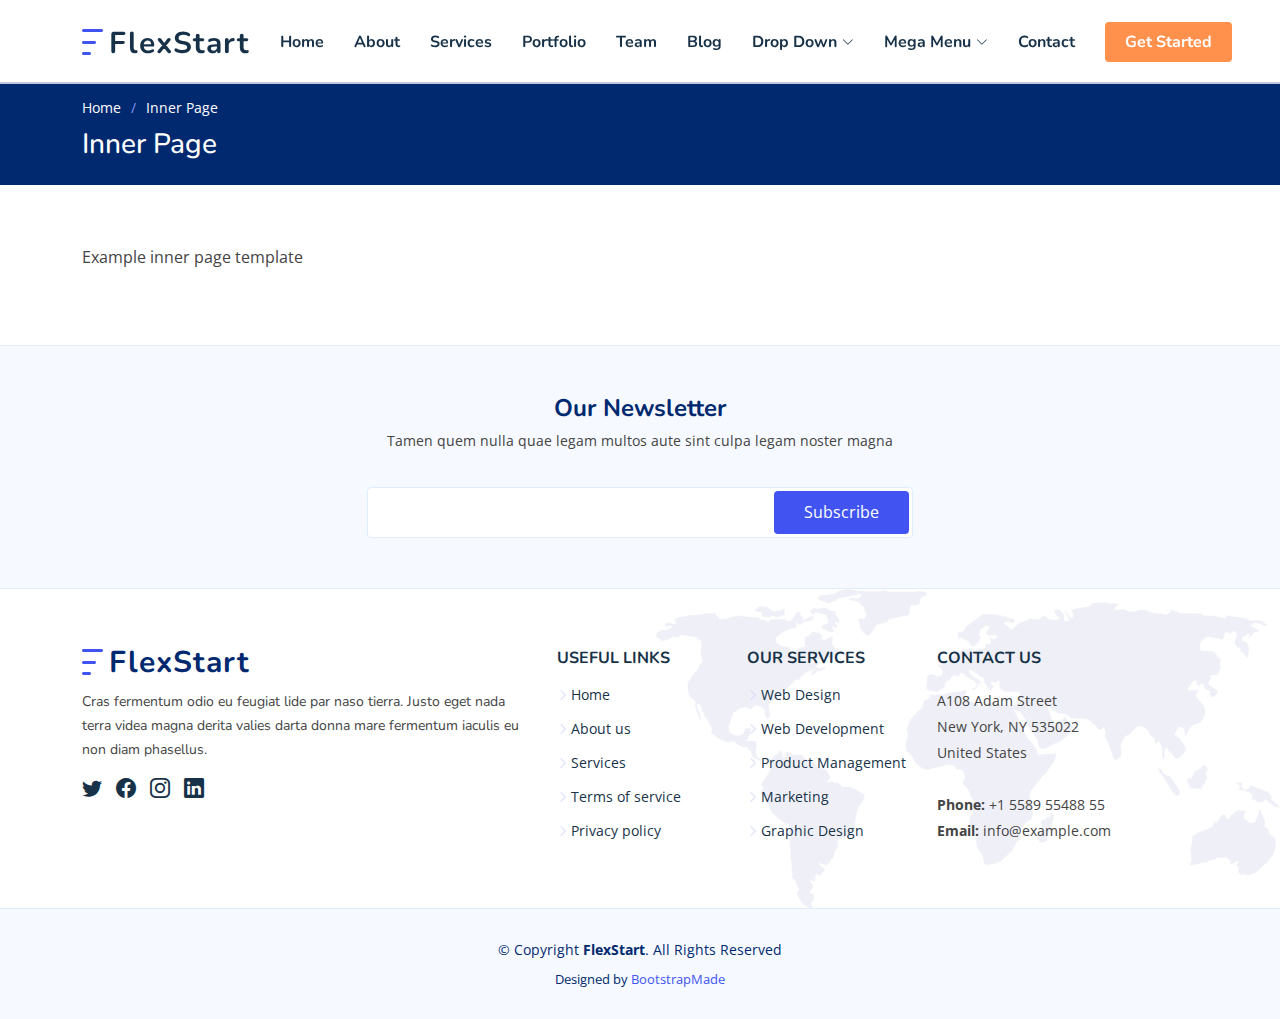
<file: inner-page.html>
<!DOCTYPE html>
<html lang="en">

<head>
  <meta charset="utf-8">
  <meta content="width=device-width, initial-scale=1.0" name="viewport">

  <title>Inner Page - FlexStart Bootstrap Template</title>
  <meta content="" name="description">
  <meta content="" name="keywords">

  <!-- Favicons -->
  <link href="assets/img/favicon.png" rel="icon">
  <link href="assets/img/apple-touch-icon.png" rel="apple-touch-icon">

  <!-- Google Fonts -->
  <link href="https://fonts.googleapis.com/css?family=Open+Sans:300,300i,400,400i,600,600i,700,700i|Nunito:300,300i,400,400i,600,600i,700,700i|Poppins:300,300i,400,400i,500,500i,600,600i,700,700i" rel="stylesheet">

  <!-- Vendor CSS Files -->
  <link href="assets/vendor/aos/aos.css" rel="stylesheet">
  <link href="assets/vendor/bootstrap/css/bootstrap.min.css" rel="stylesheet">
  <link href="assets/vendor/bootstrap-icons/bootstrap-icons.css" rel="stylesheet">
  <link href="assets/vendor/glightbox/css/glightbox.min.css" rel="stylesheet">
  <link href="assets/vendor/remixicon/remixicon.css" rel="stylesheet">
  <link href="assets/vendor/swiper/swiper-bundle.min.css" rel="stylesheet">

  <!-- Template Main CSS File -->
  <link href="assets/css/style.css" rel="stylesheet">

  <!-- =======================================================
  * Template Name: FlexStart
  * Updated: Jan 29 2024 with Bootstrap v5.3.2
  * Template URL: https://bootstrapmade.com/flexstart-bootstrap-startup-template/
  * Author: BootstrapMade.com
  * License: https://bootstrapmade.com/license/
  ======================================================== -->
</head>

<body>

  <!-- ======= Header ======= -->
  <header id="header" class="header fixed-top">
    <div class="container-fluid container-xl d-flex align-items-center justify-content-between">

      <a href="index.html" class="logo d-flex align-items-center">
        <img src="assets/img/logo.png" alt="">
        <span>FlexStart</span>
      </a>

      <nav id="navbar" class="navbar">
        <ul>
          <li><a class="nav-link scrollto " href="#hero">Home</a></li>
          <li><a class="nav-link scrollto" href="#about">About</a></li>
          <li><a class="nav-link scrollto" href="#services">Services</a></li>
          <li><a class="nav-link scrollto" href="#portfolio">Portfolio</a></li>
          <li><a class="nav-link scrollto" href="#team">Team</a></li>
          <li><a href="blog.html">Blog</a></li>
          <li class="dropdown"><a href="#"><span>Drop Down</span> <i class="bi bi-chevron-down"></i></a>
            <ul>
              <li><a href="#">Drop Down 1</a></li>
              <li class="dropdown"><a href="#"><span>Deep Drop Down</span> <i class="bi bi-chevron-right"></i></a>
                <ul>
                  <li><a href="#">Deep Drop Down 1</a></li>
                  <li><a href="#">Deep Drop Down 2</a></li>
                  <li><a href="#">Deep Drop Down 3</a></li>
                  <li><a href="#">Deep Drop Down 4</a></li>
                  <li><a href="#">Deep Drop Down 5</a></li>
                </ul>
              </li>
              <li><a href="#">Drop Down 2</a></li>
              <li><a href="#">Drop Down 3</a></li>
              <li><a href="#">Drop Down 4</a></li>
            </ul>
          </li>

          <li class="dropdown megamenu"><a href="#"><span>Mega Menu</span> <i class="bi bi-chevron-down"></i></a>
            <ul>
              <li>
                <a href="#">Column 1 link 1</a>
                <a href="#">Column 1 link 2</a>
                <a href="#">Column 1 link 3</a>
              </li>
              <li>
                <a href="#">Column 2 link 1</a>
                <a href="#">Column 2 link 2</a>
                <a href="#">Column 3 link 3</a>
              </li>
              <li>
                <a href="#">Column 3 link 1</a>
                <a href="#">Column 3 link 2</a>
                <a href="#">Column 3 link 3</a>
              </li>
              <li>
                <a href="#">Column 4 link 1</a>
                <a href="#">Column 4 link 2</a>
                <a href="#">Column 4 link 3</a>
              </li>
            </ul>
          </li>

          <li><a class="nav-link scrollto" href="#contact">Contact</a></li>
          <li><a class="getstarted scrollto" href="#about">Get Started</a></li>
        </ul>
        <i class="bi bi-list mobile-nav-toggle"></i>
      </nav><!-- .navbar -->

    </div>
  </header><!-- End Header -->

  <main id="main">

    <!-- ======= Breadcrumbs ======= -->
    <section class="breadcrumbs">
      <div class="container">

        <ol>
          <li><a href="index.html">Home</a></li>
          <li>Inner Page</li>
        </ol>
        <h2>Inner Page</h2>

      </div>
    </section><!-- End Breadcrumbs -->

    <section class="inner-page">
      <div class="container">
        <p>
          Example inner page template
        </p>
      </div>
    </section>

  </main><!-- End #main -->

  <!-- ======= Footer ======= -->
  <footer id="footer" class="footer">

    <div class="footer-newsletter">
      <div class="container">
        <div class="row justify-content-center">
          <div class="col-lg-12 text-center">
            <h4>Our Newsletter</h4>
            <p>Tamen quem nulla quae legam multos aute sint culpa legam noster magna</p>
          </div>
          <div class="col-lg-6">
            <form action="" method="post">
              <input type="email" name="email"><input type="submit" value="Subscribe">
            </form>
          </div>
        </div>
      </div>
    </div>

    <div class="footer-top">
      <div class="container">
        <div class="row gy-4">
          <div class="col-lg-5 col-md-12 footer-info">
            <a href="index.html" class="logo d-flex align-items-center">
              <img src="assets/img/logo.png" alt="">
              <span>FlexStart</span>
            </a>
            <p>Cras fermentum odio eu feugiat lide par naso tierra. Justo eget nada terra videa magna derita valies darta donna mare fermentum iaculis eu non diam phasellus.</p>
            <div class="social-links mt-3">
              <a href="#" class="twitter"><i class="bi bi-twitter"></i></a>
              <a href="#" class="facebook"><i class="bi bi-facebook"></i></a>
              <a href="#" class="instagram"><i class="bi bi-instagram"></i></a>
              <a href="#" class="linkedin"><i class="bi bi-linkedin"></i></a>
            </div>
          </div>

          <div class="col-lg-2 col-6 footer-links">
            <h4>Useful Links</h4>
            <ul>
              <li><i class="bi bi-chevron-right"></i> <a href="#">Home</a></li>
              <li><i class="bi bi-chevron-right"></i> <a href="#">About us</a></li>
              <li><i class="bi bi-chevron-right"></i> <a href="#">Services</a></li>
              <li><i class="bi bi-chevron-right"></i> <a href="#">Terms of service</a></li>
              <li><i class="bi bi-chevron-right"></i> <a href="#">Privacy policy</a></li>
            </ul>
          </div>

          <div class="col-lg-2 col-6 footer-links">
            <h4>Our Services</h4>
            <ul>
              <li><i class="bi bi-chevron-right"></i> <a href="#">Web Design</a></li>
              <li><i class="bi bi-chevron-right"></i> <a href="#">Web Development</a></li>
              <li><i class="bi bi-chevron-right"></i> <a href="#">Product Management</a></li>
              <li><i class="bi bi-chevron-right"></i> <a href="#">Marketing</a></li>
              <li><i class="bi bi-chevron-right"></i> <a href="#">Graphic Design</a></li>
            </ul>
          </div>

          <div class="col-lg-3 col-md-12 footer-contact text-center text-md-start">
            <h4>Contact Us</h4>
            <p>
              A108 Adam Street <br>
              New York, NY 535022<br>
              United States <br><br>
              <strong>Phone:</strong> +1 5589 55488 55<br>
              <strong>Email:</strong> info@example.com<br>
            </p>

          </div>

        </div>
      </div>
    </div>

    <div class="container">
      <div class="copyright">
        &copy; Copyright <strong><span>FlexStart</span></strong>. All Rights Reserved
      </div>
      <div class="credits">
        <!-- All the links in the footer should remain intact. -->
        <!-- You can delete the links only if you purchased the pro version. -->
        <!-- Licensing information: https://bootstrapmade.com/license/ -->
        <!-- Purchase the pro version with working PHP/AJAX contact form: https://bootstrapmade.com/flexstart-bootstrap-startup-template/ -->
        Designed by <a href="https://bootstrapmade.com/">BootstrapMade</a>
      </div>
    </div>
  </footer><!-- End Footer -->

  <a href="#" class="back-to-top d-flex align-items-center justify-content-center"><i class="bi bi-arrow-up-short"></i></a>

  <!-- Vendor JS Files -->
  <script src="assets/vendor/purecounter/purecounter_vanilla.js"></script>
  <script src="assets/vendor/aos/aos.js"></script>
  <script src="assets/vendor/bootstrap/js/bootstrap.bundle.min.js"></script>
  <script src="assets/vendor/glightbox/js/glightbox.min.js"></script>
  <script src="assets/vendor/isotope-layout/isotope.pkgd.min.js"></script>
  <script src="assets/vendor/swiper/swiper-bundle.min.js"></script>
  <script src="assets/vendor/php-email-form/validate.js"></script>

  <!-- Template Main JS File -->
  <script src="assets/js/main.js"></script>

</body>

</html>
</file>
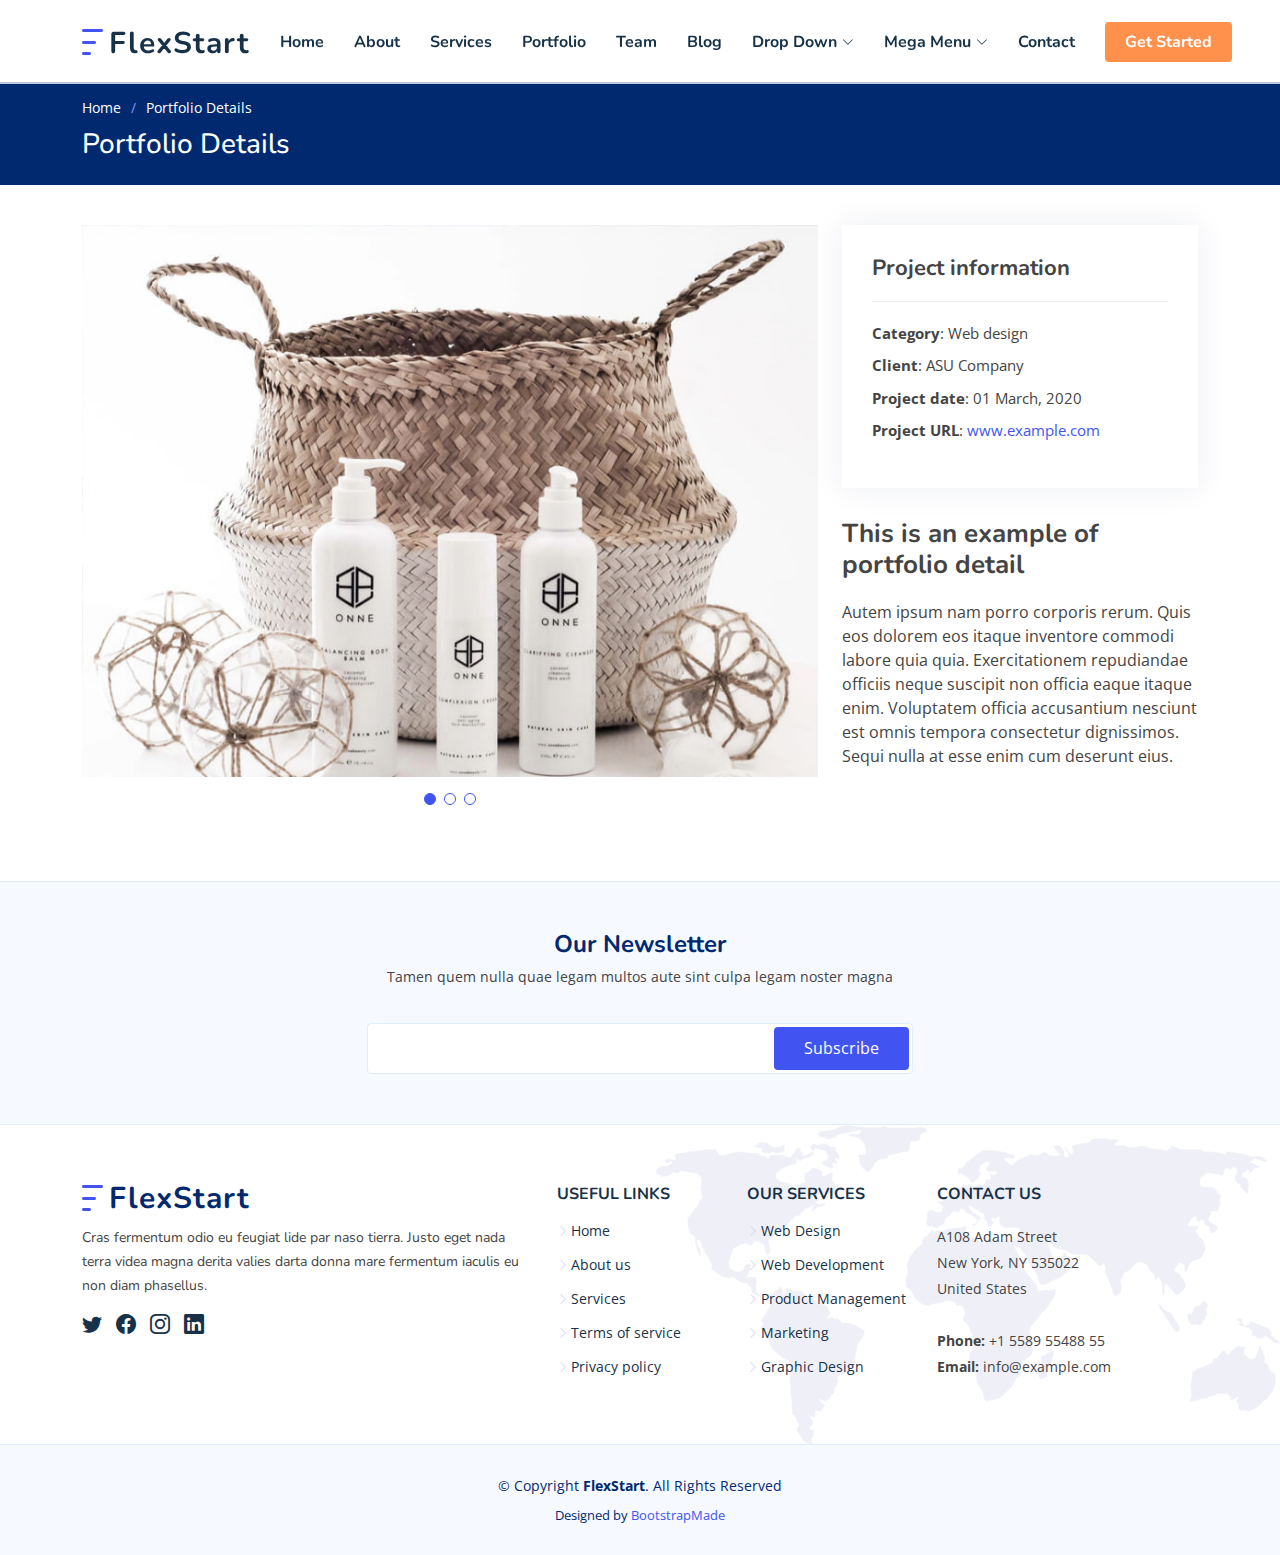
<file: portfolio-details.html>
<!DOCTYPE html>
<html lang="en">

<head>
  <meta charset="utf-8">
  <meta content="width=device-width, initial-scale=1.0" name="viewport">

  <title>Portfolio Details - FlexStart Bootstrap Template</title>
  <meta content="" name="description">
  <meta content="" name="keywords">

  <!-- Favicons -->
  <link href="assets/img/favicon.png" rel="icon">
  <link href="assets/img/apple-touch-icon.png" rel="apple-touch-icon">

  <!-- Google Fonts -->
  <link href="https://fonts.googleapis.com/css?family=Open+Sans:300,300i,400,400i,600,600i,700,700i|Nunito:300,300i,400,400i,600,600i,700,700i|Poppins:300,300i,400,400i,500,500i,600,600i,700,700i" rel="stylesheet">

  <!-- Vendor CSS Files -->
  <link href="assets/vendor/aos/aos.css" rel="stylesheet">
  <link href="assets/vendor/bootstrap/css/bootstrap.min.css" rel="stylesheet">
  <link href="assets/vendor/bootstrap-icons/bootstrap-icons.css" rel="stylesheet">
  <link href="assets/vendor/glightbox/css/glightbox.min.css" rel="stylesheet">
  <link href="assets/vendor/remixicon/remixicon.css" rel="stylesheet">
  <link href="assets/vendor/swiper/swiper-bundle.min.css" rel="stylesheet">

  <!-- Template Main CSS File -->
  <link href="assets/css/style.css" rel="stylesheet">

  <!-- =======================================================
  * Template Name: FlexStart
  * Updated: Jan 29 2024 with Bootstrap v5.3.2
  * Template URL: https://bootstrapmade.com/flexstart-bootstrap-startup-template/
  * Author: BootstrapMade.com
  * License: https://bootstrapmade.com/license/
  ======================================================== -->
</head>

<body>

  <!-- ======= Header ======= -->
  <header id="header" class="header fixed-top">
    <div class="container-fluid container-xl d-flex align-items-center justify-content-between">

      <a href="index.html" class="logo d-flex align-items-center">
        <img src="assets/img/logo.png" alt="">
        <span>FlexStart</span>
      </a>

      <nav id="navbar" class="navbar">
        <ul>
          <li><a class="nav-link scrollto " href="#hero">Home</a></li>
          <li><a class="nav-link scrollto" href="#about">About</a></li>
          <li><a class="nav-link scrollto" href="#services">Services</a></li>
          <li><a class="nav-link scrollto" href="#portfolio">Portfolio</a></li>
          <li><a class="nav-link scrollto" href="#team">Team</a></li>
          <li><a href="blog.html">Blog</a></li>
          <li class="dropdown"><a href="#"><span>Drop Down</span> <i class="bi bi-chevron-down"></i></a>
            <ul>
              <li><a href="#">Drop Down 1</a></li>
              <li class="dropdown"><a href="#"><span>Deep Drop Down</span> <i class="bi bi-chevron-right"></i></a>
                <ul>
                  <li><a href="#">Deep Drop Down 1</a></li>
                  <li><a href="#">Deep Drop Down 2</a></li>
                  <li><a href="#">Deep Drop Down 3</a></li>
                  <li><a href="#">Deep Drop Down 4</a></li>
                  <li><a href="#">Deep Drop Down 5</a></li>
                </ul>
              </li>
              <li><a href="#">Drop Down 2</a></li>
              <li><a href="#">Drop Down 3</a></li>
              <li><a href="#">Drop Down 4</a></li>
            </ul>
          </li>

          <li class="dropdown megamenu"><a href="#"><span>Mega Menu</span> <i class="bi bi-chevron-down"></i></a>
            <ul>
              <li>
                <a href="#">Column 1 link 1</a>
                <a href="#">Column 1 link 2</a>
                <a href="#">Column 1 link 3</a>
              </li>
              <li>
                <a href="#">Column 2 link 1</a>
                <a href="#">Column 2 link 2</a>
                <a href="#">Column 3 link 3</a>
              </li>
              <li>
                <a href="#">Column 3 link 1</a>
                <a href="#">Column 3 link 2</a>
                <a href="#">Column 3 link 3</a>
              </li>
              <li>
                <a href="#">Column 4 link 1</a>
                <a href="#">Column 4 link 2</a>
                <a href="#">Column 4 link 3</a>
              </li>
            </ul>
          </li>

          <li><a class="nav-link scrollto" href="#contact">Contact</a></li>
          <li><a class="getstarted scrollto" href="#about">Get Started</a></li>
        </ul>
        <i class="bi bi-list mobile-nav-toggle"></i>
      </nav><!-- .navbar -->

    </div>
  </header><!-- End Header -->

  <main id="main">

    <!-- ======= Breadcrumbs ======= -->
    <section class="breadcrumbs">
      <div class="container">

        <ol>
          <li><a href="index.html">Home</a></li>
          <li>Portfolio Details</li>
        </ol>
        <h2>Portfolio Details</h2>

      </div>
    </section><!-- End Breadcrumbs -->

    <!-- ======= Portfolio Details Section ======= -->
    <section id="portfolio-details" class="portfolio-details">
      <div class="container">

        <div class="row gy-4">

          <div class="col-lg-8">
            <div class="portfolio-details-slider swiper">
              <div class="swiper-wrapper align-items-center">

                <div class="swiper-slide">
                  <img src="assets/img/portfolio/portfolio-1.jpg" alt="">
                </div>

                <div class="swiper-slide">
                  <img src="assets/img/portfolio/portfolio-2.jpg" alt="">
                </div>

                <div class="swiper-slide">
                  <img src="assets/img/portfolio/portfolio-3.jpg" alt="">
                </div>

              </div>
              <div class="swiper-pagination"></div>
            </div>
          </div>

          <div class="col-lg-4">
            <div class="portfolio-info">
              <h3>Project information</h3>
              <ul>
                <li><strong>Category</strong>: Web design</li>
                <li><strong>Client</strong>: ASU Company</li>
                <li><strong>Project date</strong>: 01 March, 2020</li>
                <li><strong>Project URL</strong>: <a href="#">www.example.com</a></li>
              </ul>
            </div>
            <div class="portfolio-description">
              <h2>This is an example of portfolio detail</h2>
              <p>
                Autem ipsum nam porro corporis rerum. Quis eos dolorem eos itaque inventore commodi labore quia quia. Exercitationem repudiandae officiis neque suscipit non officia eaque itaque enim. Voluptatem officia accusantium nesciunt est omnis tempora consectetur dignissimos. Sequi nulla at esse enim cum deserunt eius.
              </p>
            </div>
          </div>

        </div>

      </div>
    </section><!-- End Portfolio Details Section -->

  </main><!-- End #main -->

  <!-- ======= Footer ======= -->
  <footer id="footer" class="footer">

    <div class="footer-newsletter">
      <div class="container">
        <div class="row justify-content-center">
          <div class="col-lg-12 text-center">
            <h4>Our Newsletter</h4>
            <p>Tamen quem nulla quae legam multos aute sint culpa legam noster magna</p>
          </div>
          <div class="col-lg-6">
            <form action="" method="post">
              <input type="email" name="email"><input type="submit" value="Subscribe">
            </form>
          </div>
        </div>
      </div>
    </div>

    <div class="footer-top">
      <div class="container">
        <div class="row gy-4">
          <div class="col-lg-5 col-md-12 footer-info">
            <a href="index.html" class="logo d-flex align-items-center">
              <img src="assets/img/logo.png" alt="">
              <span>FlexStart</span>
            </a>
            <p>Cras fermentum odio eu feugiat lide par naso tierra. Justo eget nada terra videa magna derita valies darta donna mare fermentum iaculis eu non diam phasellus.</p>
            <div class="social-links mt-3">
              <a href="#" class="twitter"><i class="bi bi-twitter"></i></a>
              <a href="#" class="facebook"><i class="bi bi-facebook"></i></a>
              <a href="#" class="instagram"><i class="bi bi-instagram"></i></a>
              <a href="#" class="linkedin"><i class="bi bi-linkedin"></i></a>
            </div>
          </div>

          <div class="col-lg-2 col-6 footer-links">
            <h4>Useful Links</h4>
            <ul>
              <li><i class="bi bi-chevron-right"></i> <a href="#">Home</a></li>
              <li><i class="bi bi-chevron-right"></i> <a href="#">About us</a></li>
              <li><i class="bi bi-chevron-right"></i> <a href="#">Services</a></li>
              <li><i class="bi bi-chevron-right"></i> <a href="#">Terms of service</a></li>
              <li><i class="bi bi-chevron-right"></i> <a href="#">Privacy policy</a></li>
            </ul>
          </div>

          <div class="col-lg-2 col-6 footer-links">
            <h4>Our Services</h4>
            <ul>
              <li><i class="bi bi-chevron-right"></i> <a href="#">Web Design</a></li>
              <li><i class="bi bi-chevron-right"></i> <a href="#">Web Development</a></li>
              <li><i class="bi bi-chevron-right"></i> <a href="#">Product Management</a></li>
              <li><i class="bi bi-chevron-right"></i> <a href="#">Marketing</a></li>
              <li><i class="bi bi-chevron-right"></i> <a href="#">Graphic Design</a></li>
            </ul>
          </div>

          <div class="col-lg-3 col-md-12 footer-contact text-center text-md-start">
            <h4>Contact Us</h4>
            <p>
              A108 Adam Street <br>
              New York, NY 535022<br>
              United States <br><br>
              <strong>Phone:</strong> +1 5589 55488 55<br>
              <strong>Email:</strong> info@example.com<br>
            </p>

          </div>

        </div>
      </div>
    </div>

    <div class="container">
      <div class="copyright">
        &copy; Copyright <strong><span>FlexStart</span></strong>. All Rights Reserved
      </div>
      <div class="credits">
        <!-- All the links in the footer should remain intact. -->
        <!-- You can delete the links only if you purchased the pro version. -->
        <!-- Licensing information: https://bootstrapmade.com/license/ -->
        <!-- Purchase the pro version with working PHP/AJAX contact form: https://bootstrapmade.com/flexstart-bootstrap-startup-template/ -->
        Designed by <a href="https://bootstrapmade.com/">BootstrapMade</a>
      </div>
    </div>
  </footer><!-- End Footer -->

  <a href="#" class="back-to-top d-flex align-items-center justify-content-center"><i class="bi bi-arrow-up-short"></i></a>

  <!-- Vendor JS Files -->
  <script src="assets/vendor/purecounter/purecounter_vanilla.js"></script>
  <script src="assets/vendor/aos/aos.js"></script>
  <script src="assets/vendor/bootstrap/js/bootstrap.bundle.min.js"></script>
  <script src="assets/vendor/glightbox/js/glightbox.min.js"></script>
  <script src="assets/vendor/isotope-layout/isotope.pkgd.min.js"></script>
  <script src="assets/vendor/swiper/swiper-bundle.min.js"></script>
  <script src="assets/vendor/php-email-form/validate.js"></script>

  <!-- Template Main JS File -->
  <script src="assets/js/main.js"></script>

</body>

</html>
</file>
<file: assets/css/style.css>
/**
* Template Name: FlexStart
* Updated: Jan 29 2024 with Bootstrap v5.3.2
* Template URL: https://bootstrapmade.com/flexstart-bootstrap-startup-template/
* Author: BootstrapMade.com
* License: https://bootstrapmade.com/license/
*/

/*--------------------------------------------------------------
# General
--------------------------------------------------------------*/
:root {
  scroll-behavior: smooth;
}

body {
  font-family: "Open Sans", sans-serif;
  color: #444444;
}

a {
  color: #4154f1;
  text-decoration: none;
}

a:hover {
  color: #717ff5;
  text-decoration: none;
}

h1,
h2,
h3,
h4,
h5,
h6 {
  font-family: "Nunito", sans-serif;
}

/*--------------------------------------------------------------
# Sections
--------------------------------------------------------------*/
section {
  padding: 60px 0;
  overflow: hidden;
}

.section-header {
  text-align: center;
  padding-bottom: 40px;
}

.section-header h2 {
  font-size: 18px;
  letter-spacing: 1px;
  font-weight: 700;
  margin: 0;
  color: #ff914d;
  text-transform: uppercase;
}

.section-header p {
  margin: 10px 0 0 0;
  padding: 0;
  font-size: 32px;
  line-height: 36px;
  font-weight: 700;
  color: #012970;
}

@media (max-width: 768px) {
  .section-header p {
    font-size: 28px;
    line-height: 32px;
  }
}

/*--------------------------------------------------------------
# Breadcrumbs
--------------------------------------------------------------*/
.breadcrumbs {
  padding: 15px 0;
  background: #012970;
  min-height: 40px;
  margin-top: 82px;
  color: #fff;
}

@media (max-width: 992px) {
  .breadcrumbs {
    margin-top: 57px;
  }
}

.breadcrumbs h2 {
  font-size: 28px;
  font-weight: 500;
}

.breadcrumbs ol {
  display: flex;
  flex-wrap: wrap;
  list-style: none;
  padding: 0 0 10px 0;
  margin: 0;
  font-size: 14px;
}

.breadcrumbs ol a {
  color: #fff;
  transition: 0.3s;
}

.breadcrumbs ol a:hover {
  text-decoration: underline;
}

.breadcrumbs ol li+li {
  padding-left: 10px;
}

.breadcrumbs ol li+li::before {
  display: inline-block;
  padding-right: 10px;
  color: #8894f6;
  content: "/";
}

/*--------------------------------------------------------------
# Back to top button
--------------------------------------------------------------*/
.back-to-top {
  position: fixed;
  visibility: hidden;
  opacity: 0;
  right: 15px;
  bottom: 15px;
  z-index: 99999;
  background: #173248;
  width: 40px;
  height: 40px;
  border-radius: 4px;
  transition: all 0.4s;
}

.back-to-top i {
  font-size: 24px;
  color: #fff;
  line-height: 0;
}

.back-to-top:hover {
  background: #6776f4;
  color: #fff;
}

.back-to-top.active {
  visibility: visible;
  opacity: 1;
}

/*--------------------------------------------------------------
# Disable aos animation delay on mobile devices
--------------------------------------------------------------*/
@media screen and (max-width: 768px) {
  [data-aos-delay] {
    transition-delay: 0 !important;
  }
}

/*--------------------------------------------------------------
# Header
--------------------------------------------------------------*/
.header {
  transition: all 0.5s;
  z-index: 997;
  padding: 20px 0;
  background-color: rgba(255, 255, 255, 0.75);
}

.header.header-scrolled {
  background: #fff;
  padding: 15px 0;
  box-shadow: 0px 2px 20px rgba(1, 41, 112, 0.1);
}

.header .logo {
  line-height: 0;
}

.header .logo img {
  max-height: 40px;
  margin-right: 6px;
}

.header .logo span {
  font-size: 30px;
  font-weight: 700;
  letter-spacing: 1px;
  color: #173248;
  font-family: "Nunito", sans-serif;
  margin-top: 3px;
}

/*--------------------------------------------------------------
# Navigation Menu
--------------------------------------------------------------*/
/**
* Desktop Navigation 
*/
.navbar {
  padding: 0;
}

.navbar ul {
  margin: 0;
  padding: 0;
  display: flex;
  list-style: none;
  align-items: center;
}

.navbar li {
  position: relative;
}

.navbar a,
.navbar a:focus {
  display: flex;
  align-items: center;
  justify-content: space-between;
  padding: 10px 0 10px 30px;
  font-family: "Nunito", sans-serif;
  font-size: 16px;
  font-weight: 700;
  color: #173248;
  white-space: nowrap;
  transition: 0.3s;
}

.navbar a i,
.navbar a:focus i {
  font-size: 12px;
  line-height: 0;
  margin-left: 5px;
}

.navbar a:hover,
.navbar .active,
.navbar .active:focus,
.navbar li:hover>a {
  color: #ff914d;
}

.navbar .getstarted,
.navbar .getstarted:focus {
  background: #ff914d;
  padding: 8px 20px;
  margin-left: 30px;
  border-radius: 4px;
  color: #fff;
}

.navbar .getstarted:hover,
.navbar .getstarted:focus:hover {
  color: #fff;
  background: #173248;
}

.navbar .dropdown ul {
  display: block;
  position: absolute;
  left: 14px;
  top: calc(100% + 30px);
  margin: 0;
  padding: 10px 0;
  z-index: 99;
  opacity: 0;
  visibility: hidden;
  background: #fff;
  box-shadow: 0px 0px 30px rgba(127, 137, 161, 0.25);
  transition: 0.3s;
  border-radius: 4px;
}

.navbar .dropdown ul li {
  min-width: 200px;
}

.navbar .dropdown ul a {
  padding: 10px 20px;
  font-size: 15px;
  text-transform: none;
  font-weight: 600;
}

.navbar .dropdown ul a i {
  font-size: 12px;
}

.navbar .dropdown ul a:hover,
.navbar .dropdown ul .active:hover,
.navbar .dropdown ul li:hover>a {
  color: #4154f1;
}

.navbar .dropdown:hover>ul {
  opacity: 1;
  top: 100%;
  visibility: visible;
}

.navbar .megamenu {
  position: static;
}

.navbar .megamenu ul {
  margin-top: 5px;
  right: 0;
  padding: 10px;
  display: flex;
}

.navbar .megamenu ul li {
  flex: 1;
}

.navbar .megamenu ul li a,
.navbar .megamenu ul li:hover>a {
  color: #013289;
}

.navbar .megamenu ul li a:hover,
.navbar .megamenu ul li .active,
.navbar .megamenu ul li .active:hover {
  color: #4154f1;
}

.navbar .dropdown .dropdown ul {
  top: 0;
  left: calc(100% - 30px);
  visibility: hidden;
}

.navbar .dropdown .dropdown:hover>ul {
  opacity: 1;
  top: 0;
  left: 100%;
  visibility: visible;
}

@media (max-width: 1366px) {
  .navbar .dropdown .dropdown ul {
    left: -90%;
  }

  .navbar .dropdown .dropdown:hover>ul {
    left: -100%;
  }
}

/**
* Mobile Navigation 
*/
.mobile-nav-toggle {
  color: #012970;
  font-size: 28px;
  cursor: pointer;
  display: none;
  line-height: 0;
  transition: 0.5s;
}

.mobile-nav-toggle.bi-x {
  color: #fff;
}

@media (max-width: 1200px) {
  .mobile-nav-toggle {
    display: block;
  }

  .navbar ul {
    display: none;
  }
}

.navbar-mobile {
  position: fixed;
  overflow: hidden;
  top: 0;
  right: 0;
  left: 0;
  bottom: 0;
  background: rgba(1, 22, 61, 0.9);
  transition: 0.3s;
}

.navbar-mobile .mobile-nav-toggle {
  position: absolute;
  top: 15px;
  right: 15px;
}

.navbar-mobile ul {
  display: block;
  position: absolute;
  top: 55px;
  right: 15px;
  bottom: 15px;
  left: 15px;
  padding: 10px 0;
  border-radius: 10px;
  background-color: #fff;
  overflow-y: auto;
  transition: 0.3s;
}

.navbar-mobile a,
.navbar-mobile a:focus {
  padding: 10px 20px;
  font-size: 15px;
  color: #012970;
}

.navbar-mobile a:hover,
.navbar-mobile .active,
.navbar-mobile li:hover>a {
  color: #4154f1;
}

.navbar-mobile .getstarted,
.navbar-mobile .getstarted:focus {
  margin: 15px;
}

.navbar-mobile .dropdown ul {
  position: static;
  display: none;
  margin: 10px 20px;
  padding: 10px 0;
  z-index: 99;
  opacity: 1;
  visibility: visible;
  background: #fff;
  box-shadow: 0px 0px 30px rgba(127, 137, 161, 0.25);
}

.navbar-mobile .dropdown ul li {
  min-width: 200px;
}

.navbar-mobile .dropdown ul a {
  padding: 10px 20px;
}

.navbar-mobile .dropdown ul a i {
  font-size: 12px;
}

.navbar-mobile .dropdown ul a:hover,
.navbar-mobile .dropdown ul .active:hover,
.navbar-mobile .dropdown ul li:hover>a {
  color: #4154f1;
}

.navbar-mobile .dropdown>.dropdown-active {
  display: block;
}

/*--------------------------------------------------------------
# Hero Section
--------------------------------------------------------------*/
.hero {
  width: 100%;
  height: 100vh;
  background: url(../img/bg/bg1.jpg) top center no-repeat;
  background-size: cover;
  padding-top: 100px !important;
}

.hero h2 {
  margin: 0;
  font-size: 32px;
  font-weight: 700;
  color: #173248;
}


.hero .btn-get-started {
  margin-top: 30px;
  line-height: 0;
  padding: 15px 40px;
  border-radius: 4px;
  transition: 0.5s;
  color: #fff;
  background: #4154f1;
  box-shadow: 0px 5px 30px rgba(65, 84, 241, 0.4);
}

.hero .btn-get-started span {
  font-family: "Nunito", sans-serif;
  font-weight: 600;
  font-size: 16px;
  letter-spacing: 1px;
}

.hero .btn-get-started i {
  margin-left: 5px;
  font-size: 18px;
  transition: 0.3s;
}

.hero .btn-get-started:hover i {
  transform: translateX(5px);
}

.hero .hero-img {
  text-align: right;
}

@media (min-width: 1024px) {
  .hero {
    background-attachment: fixed;
  }
}

@media (max-width: 991px) {
  .hero {
    height: auto;
    padding: 120px 0 60px 0;
  }

  .hero .hero-img {
    text-align: center;
    margin-top: 80px;
  }

  .hero .hero-img img {
    width: 80%;
  }
}

@media (max-width: 768px) {
  .hero {
    text-align: center;
  }

  .hero h1 {
    font-size: 32px;
  }

  .hero h2 {
    font-size: 24px;
  }

  .hero .hero-img img {
    width: 100%;
  }
}

/*--------------------------------------------------------------
# Index Page
--------------------------------------------------------------*/
/*--------------------------------------------------------------
# About
--------------------------------------------------------------*/
.about .content {
  background-color: #f6f9ff;
  padding: 40px;
}

.about h3 {
  font-size: 14px;
  font-weight: 700;
  color: #173248;
  text-transform: uppercase;
}

.about h2 {
  font-size: 32px;
  font-weight: 700;
  color: #173248;
}

.about p {
  margin: 15px 0 30px 0;
  line-height: 24px;
}

.about .btn-read-more {
  line-height: 0;
  padding: 15px 40px;
  border-radius: 4px;
  transition: 0.5s;
  color: #fff;
  background: #ff914d;
  box-shadow: 0px 5px 25px rgba(65, 84, 241, 0.3);
}
.about .btn-read-more:hover {
  background: #173248;
}

.about .btn-read-more span {
  font-family: "Nunito", sans-serif;
  font-weight: 600;
  font-size: 16px;
  letter-spacing: 1px;
}

.about .btn-read-more i {
  margin-left: 5px;
  font-size: 18px;
  transition: 0.3s;
}

.about .btn-read-more:hover i {
  transform: translateX(5px);
}

/*--------------------------------------------------------------
# Values
--------------------------------------------------------------*/
.values .box {
  padding: 30px;
  box-shadow: 0px 0 5px rgba(1, 41, 112, 0.08);
  text-align: center;
  transition: 0.3s;
  height: 100%;
}

.values .box img {
  padding: 30px 50px;
  transition: 0.5s;
  transform: scale(1.1);
}

.values .box h3 {
  font-size: 24px;
  color: #012970;
  font-weight: 700;
  margin-bottom: 18px;
}

.values .box:hover {
  box-shadow: 0px 0 30px rgba(1, 41, 112, 0.08);
}

.values .box:hover img {
  transform: scale(1);
}

/*--------------------------------------------------------------
# Counts
--------------------------------------------------------------*/
.counts {
  padding: 70px 0 60px;
}

.counts .count-box {
  display: flex;
  align-items: center;
  padding: 30px;
  width: 100%;
  background: #fff;
  box-shadow: 0px 0 30px rgba(1, 41, 112, 0.08);
}

.counts .count-box i {
  font-size: 42px;
  line-height: 0;
  margin-right: 20px;
  color: #4154f1;
}

.counts .count-box span {
  font-size: 36px;
  display: block;
  font-weight: 600;
  color: #0b198f;
}

.counts .count-box p {
  padding: 0;
  margin: 0;
  font-family: "Nunito", sans-serif;
  font-size: 14px;
}

/*--------------------------------------------------------------
# Features
--------------------------------------------------------------*/
.features .feature-box {
  padding: 24px 20px;
  box-shadow: 0px 0 30px rgba(1, 41, 112, 0.08);
  transition: 0.3s;
  height: 100%;
}

.features .feature-box h3 {
  font-size: 18px;
  color: #012970;
  font-weight: 700;
  margin: 0;
}

.features .feature-box i {
  line-height: 0;
  background: #ecf3ff;
  padding: 4px;
  margin-right: 10px;
  font-size: 24px;
  border-radius: 3px;
  transition: 0.3s;
}

.features .feature-box:hover i {
  background: #4154f1;
  color: #fff;
}

.features .feture-tabs {
  margin-top: 120px;
}

.features .feture-tabs h3 {
  color: #012970;
  font-weight: 700;
  font-size: 32px;
  margin-bottom: 10px;
}

@media (max-width: 768px) {
  .features .feture-tabs h3 {
    font-size: 28px;
  }
}

.features .feture-tabs .nav-pills {
  border-bottom: 1px solid #eee;
}

.features .feture-tabs .nav-link {
  background: none;
  text-transform: uppercase;
  font-size: 15px;
  font-weight: 600;
  color: #012970;
  padding: 12px 0;
  margin-right: 25px;
  margin-bottom: -2px;
  border-radius: 0;
}

.features .feture-tabs .nav-link.active {
  color: #4154f1;
  border-bottom: 3px solid #4154f1;
}

.features .feture-tabs .tab-content h4 {
  font-size: 18px;
  margin: 0;
  font-weight: 700;
  color: #012970;
}

.features .feture-tabs .tab-content i {
  font-size: 24px;
  line-height: 0;
  margin-right: 8px;
  color: #4154f1;
}

.features .feature-icons {
  margin-top: 120px;
}

.features .feature-icons h3 {
  color: #012970;
  font-weight: 700;
  font-size: 32px;
  margin-bottom: 20px;
  text-align: center;
}

@media (max-width: 768px) {
  .features .feature-icons h3 {
    font-size: 28px;
  }
}

.features .feature-icons .content .icon-box {
  display: flex;
}

.features .feature-icons .content .icon-box h4 {
  font-size: 20px;
  font-weight: 700;
  margin: 0 0 10px 0;
  color: #012970;
}

.features .feature-icons .content .icon-box i {
  font-size: 44px;
  line-height: 44px;
  color: #0245bc;
  margin-right: 15px;
}

.features .feature-icons .content .icon-box p {
  font-size: 15px;
  color: #848484;
}

/*--------------------------------------------------------------
# Services
--------------------------------------------------------------*/
.services .service-box {
  box-shadow: 0px 0 30px rgba(1, 41, 112, 0.08);
  height: 100%;
  padding: 60px 30px;
  text-align: center;
  transition: 0.3s;
  border-radius: 5px;
}

.services .service-box .img-box {
  height: 100px;
  padding: 10px;
  border-radius: 4px;
  position: relative;
  margin-bottom: 25px;
  border-radius: 10px;
  display: inline-block;
  line-height: 0;
  transition: 0.3s;
  background: rgba(255, 255, 255, 0.8);
}
.services .service-box .img-box img{
  width: 80px;  
  height: auto;
}
.services .service-box h3 {
  color: #444444;
  font-weight: 700;
}

.services .service-box .read-more {
  display: inline-flex;
  align-items: center;
  justify-content: center;
  font-weight: 600;
  font-size: 16px;
  padding: 8px 20px;
}

.services .service-box .read-more i {
  line-height: 0;
  margin-left: 5px;
  font-size: 18px;
}

.services .service-box.blue {
  border-bottom: 3px solid #173248;
}

.services .service-box.blue .icon {
  color: #2db6fa;
  background: #dbf3fe;
}

.services .service-box.blue .read-more {
  color: #173248;
}

.services .service-box.blue:hover {
  background: #173248;
}

.services .service-box.orange {
  border-bottom: 3px solid #f68c09;
}

.services .service-box.orange .icon {
  color: #f68c09;
  background: #fde3c4;
}

.services .service-box.orange .read-more {
  color: #f68c09;
}

.services .service-box.orange:hover {
  background: #f68c09;
}

.services .service-box.green {
  border-bottom: 3px solid #08da4e;
}

.services .service-box.green .icon {
  color: #08da4e;
  background: #cffddf;
}

.services .service-box.green .read-more {
  color: #08da4e;
}

.services .service-box.green:hover {
  background: #08da4e;
}

.services .service-box.red {
  border-bottom: 3px solid #e9222c;
}

.services .service-box.red .icon {
  color: #e9222c;
  background: #fef7f8;
}

.services .service-box.red .read-more {
  color: #e9222c;
}

.services .service-box.red:hover {
  background: #e9222c;
}

.services .service-box.purple {
  border-bottom: 3px solid #b50edf;
}

.services .service-box.purple .icon {
  color: #b50edf;
  background: #f8e4fd;
}

.services .service-box.purple .read-more {
  color: #b50edf;
}

.services .service-box.purple:hover {
  background: #b50edf;
}

.services .service-box.pink {
  border-bottom: 3px solid #f51f9c;
}

.services .service-box.pink .icon {
  color: #f51f9c;
  background: #feecf7;
}

.services .service-box.pink .read-more {
  color: #f51f9c;
}

.services .service-box.pink:hover {
  background: #f51f9c;
}

.services .service-box:hover h3,
.services .service-box:hover p,
.services .service-box:hover .read-more {
  color: #fff;
}

.services .service-box:hover .icon {
  background: #fff;
}

/*--------------------------------------------------------------
# Pricing
--------------------------------------------------------------*/
.pricing .box {
  padding: 40px 20px;
  background: #fff;
  text-align: center;
  box-shadow: 0px 0 30px rgba(1, 41, 112, 0.08);
  border-radius: 4px;
  position: relative;
  overflow: hidden;
  transition: 0.3s;
}

.pricing .box:hover {
  transform: scale(1.1);
  box-shadow: 0px 0 30px rgba(1, 41, 112, 0.1);
}

.pricing h3 {
  font-weight: 700;
  font-size: 18px;
  margin-bottom: 15px;
}

.pricing .price {
  font-size: 36px;
  color: #444444;
  font-weight: 600;
  font-family: "Poppins", sans-serif;
}

.pricing .price sup {
  font-size: 20px;
  top: -15px;
  left: -3px;
}

.pricing .price span {
  color: #bababa;
  font-size: 16px;
  font-weight: 300;
}

.pricing img {
  padding: 30px 40px;
}

.pricing ul {
  padding: 0;
  list-style: none;
  color: #444444;
  text-align: center;
  line-height: 26px;
  font-size: 16px;
  margin-bottom: 25px;
}

.pricing ul li {
  padding-bottom: 10px;
}

.pricing ul .na {
  color: #ccc;
  text-decoration: line-through;
}

.pricing .btn-buy {
  display: inline-block;
  padding: 8px 40px 10px 40px;
  border-radius: 50px;
  color: #4154f1;
  transition: none;
  font-size: 16px;
  font-weight: 400;
  font-family: "Nunito", sans-serif;
  font-weight: 600;
  transition: 0.3s;
  border: 1px solid #4154f1;
}

.pricing .btn-buy:hover {
  background: #4154f1;
  color: #fff;
}

.pricing .featured {
  width: 200px;
  position: absolute;
  top: 18px;
  right: -68px;
  transform: rotate(45deg);
  z-index: 1;
  font-size: 14px;
  padding: 1px 0 3px 0;
  background: #4154f1;
  color: #fff;
}

/*--------------------------------------------------------------
# F.A.Q
--------------------------------------------------------------*/
.faq .accordion-collapse {
  border: 0;
}

.faq .accordion-button {
  padding: 15px 15px 20px 0;
  font-weight: 600;
  border: 0;
  font-size: 18px;
  color: #444444;
  text-align: left;
}

.faq .accordion-button:focus {
  box-shadow: none;
}

.faq .accordion-button:not(.collapsed) {
  background: none;
  color: #4154f1;
  border-bottom: 0;
}

.faq .accordion-body {
  padding: 0 0 25px 0;
  border: 0;
}

/*--------------------------------------------------------------
# Portfolio
--------------------------------------------------------------*/
.portfolio #portfolio-flters {
  padding: 0;
  margin: 0 auto 25px auto;
  list-style: none;
  text-align: center;
  background: white;
  border-radius: 50px;
  padding: 2px 15px;
}

.portfolio #portfolio-flters li {
  cursor: pointer;
  display: inline-block;
  padding: 8px 20px 10px 20px;
  font-size: 15px;
  font-weight: 600;
  line-height: 1;
  color: #444444;
  margin: 0 4px 8px 4px;
  transition: 0.3s;
  border-radius: 50px;
  border: 1px solid #fff;
}

.portfolio #portfolio-flters li:hover,
.portfolio #portfolio-flters li.filter-active {
  color: #012970;
  border-color: #012970;
}

.portfolio #portfolio-flters li:last-child {
  margin-right: 0;
}

.portfolio .portfolio-wrap {
  transition: 0.3s;
  position: relative;
  overflow: hidden;
  z-index: 1;
  background: rgba(255, 255, 255, 0.75);
}

.portfolio .portfolio-wrap::before {
  content: "";
  background: rgba(255, 255, 255, 0.75);
  position: absolute;
  left: 30px;
  right: 30px;
  top: 30px;
  bottom: 30px;
  transition: all ease-in-out 0.3s;
  z-index: 2;
  opacity: 0;
}

.portfolio .portfolio-wrap img {
  transition: 1s;
  width: 100%;
  height: 300px;
}

.portfolio .portfolio-wrap .portfolio-info {
  opacity: 0;
  position: absolute;
  top: 0;
  left: 0;
  right: 0;
  bottom: 0;
  text-align: center;
  z-index: 3;
  transition: all ease-in-out 0.3s;
  display: flex;
  flex-direction: column;
  justify-content: center;
  align-items: center;
}

.portfolio .portfolio-wrap .portfolio-info::before {
  display: block;
  content: "";
  width: 48px;
  height: 48px;
  position: absolute;
  top: 35px;
  left: 35px;
  border-top: 3px solid rgba(1, 41, 112, 0.2);
  border-left: 3px solid rgba(1, 41, 112, 0.2);
  transition: all 0.5s ease 0s;
  z-index: 9994;
}

.portfolio .portfolio-wrap .portfolio-info::after {
  display: block;
  content: "";
  width: 48px;
  height: 48px;
  position: absolute;
  bottom: 35px;
  right: 35px;
  border-bottom: 3px solid rgba(1, 41, 112, 0.2);
  border-right: 3px solid rgba(1, 41, 112, 0.2);
  transition: all 0.5s ease 0s;
  z-index: 9994;
}

.portfolio .portfolio-wrap .portfolio-info h4 {
  font-size: 20px;
  color: #173248;
  font-weight: 700;
}

.portfolio .portfolio-wrap .portfolio-info p {
  color: #173248;
  font-weight: 600;
  font-size: 14px;
  text-transform: uppercase;
  padding: 0;
  margin: 0;
}

.portfolio .portfolio-wrap .portfolio-links {
  text-align: center;
  z-index: 4;
}

.portfolio .portfolio-wrap .portfolio-links a {
  color: #fff;
  background: #173248;
  margin: 10px 2px;
  width: 36px;
  height: 36px;
  display: inline-flex;
  align-items: center;
  justify-content: center;
  border-radius: 50%;
  transition: 0.3s;
}

.portfolio .portfolio-wrap .portfolio-links a i {
  font-size: 24px;
  line-height: 0;
}

.portfolio .portfolio-wrap .portfolio-links a:hover {
  background: #ff914d;
}

.portfolio .portfolio-wrap:hover img {
  transform: scale(1.1);
}

.portfolio .portfolio-wrap:hover::before {
  top: 0;
  left: 0;
  right: 0;
  bottom: 0;
  opacity: 1;
}

.portfolio .portfolio-wrap:hover .portfolio-info {
  opacity: 1;
}

.portfolio .portfolio-wrap:hover .portfolio-info::before {
  top: 15px;
  left: 15px;
}

.portfolio .portfolio-wrap:hover .portfolio-info::after {
  bottom: 15px;
  right: 15px;
}

/*--------------------------------------------------------------
# Portfolio Details
--------------------------------------------------------------*/
.portfolio-details {
  padding-top: 40px;
}

.portfolio-details .portfolio-details-slider img {
  width: 100%;
}

.portfolio-details .portfolio-details-slider .swiper-pagination {
  margin-top: 20px;
  position: relative;
}

.portfolio-details .portfolio-details-slider .swiper-pagination .swiper-pagination-bullet {
  width: 12px;
  height: 12px;
  background-color: #fff;
  opacity: 1;
  border: 1px solid #4154f1;
}

.portfolio-details .portfolio-details-slider .swiper-pagination .swiper-pagination-bullet-active {
  background-color: #4154f1;
}

.portfolio-details .portfolio-info {
  padding: 30px;
  box-shadow: 0px 0 30px rgba(1, 41, 112, 0.08);
}

.portfolio-details .portfolio-info h3 {
  font-size: 22px;
  font-weight: 700;
  margin-bottom: 20px;
  padding-bottom: 20px;
  border-bottom: 1px solid #eee;
}

.portfolio-details .portfolio-info ul {
  list-style: none;
  padding: 0;
  font-size: 15px;
}

.portfolio-details .portfolio-info ul li+li {
  margin-top: 10px;
}

.portfolio-details .portfolio-description {
  padding-top: 30px;
}

.portfolio-details .portfolio-description h2 {
  font-size: 26px;
  font-weight: 700;
  margin-bottom: 20px;
}

.portfolio-details .portfolio-description p {
  padding: 0;
}

/*--------------------------------------------------------------
# Testimonials
--------------------------------------------------------------*/
.testimonials .testimonial-item {
  box-sizing: content-box;
  padding: 30px;
  margin: 40px 30px;
  box-shadow: 0px 0 20px rgba(1, 41, 112, 0.1);
  background: #fff;
  min-height: 320px;
  display: flex;
  flex-direction: column;
  text-align: center;
  transition: 0.3s;
}

.testimonials .testimonial-item .stars {
  margin-bottom: 15px;
}

.testimonials .testimonial-item .stars i {
  color: #ffc107;
  margin: 0 1px;
}

.testimonials .testimonial-item .testimonial-img {
  width: 90px;
  border-radius: 50%;
  border: 4px solid #fff;
  margin: 0 auto;
}

.testimonials .testimonial-item h3 {
  font-size: 18px;
  font-weight: bold;
  margin: 10px 0 5px 0;
  color: #111;
}

.testimonials .testimonial-item h4 {
  font-size: 14px;
  color: #999;
  margin: 0;
}

.testimonials .testimonial-item p {
  font-style: italic;
  margin: 0 auto 15px auto;
}

.testimonials .swiper-pagination {
  margin-top: 20px;
  position: relative;
}

.testimonials .swiper-pagination .swiper-pagination-bullet {
  width: 12px;
  height: 12px;
  background-color: #fff;
  opacity: 1;
  border: 1px solid #4154f1;
}

.testimonials .swiper-pagination .swiper-pagination-bullet-active {
  background-color: #4154f1;
}

.testimonials .swiper-slide {
  opacity: 0.3;
}

@media (max-width: 1199px) {
  .testimonials .swiper-slide-active {
    opacity: 1;
  }

  .testimonials .swiper-pagination {
    margin-top: 0;
  }
}

@media (min-width: 1200px) {
  .testimonials .swiper-slide-next {
    opacity: 1;
    transform: scale(1.12);
  }
}

/*--------------------------------------------------------------
# Team
--------------------------------------------------------------*/
.team {
  background: #fff;
  padding: 60px 0;
}

.team .member {
  overflow: hidden;
  text-align: center;
  border-radius: 5px;
  background: #fff;
  box-shadow: 0px 0 30px rgba(1, 41, 112, 0.08);
  transition: 0.3s;
}

.team .member .member-img {
  position: relative;
  overflow: hidden;
}

.team .member .member-img:after {
  position: absolute;
  content: "";
  left: 0;
  bottom: 0;
  height: 100%;
  width: 100%;
  background: url(../img/team-shape.svg) no-repeat center bottom;
  background-size: contain;
  z-index: 1;
}

.team .member .social {
  position: absolute;
  right: -100%;
  top: 30px;
  opacity: 0;
  border-radius: 4px;
  transition: 0.5s;
  background: rgba(255, 255, 255, 0.3);
  z-index: 2;
}

.team .member .social a {
  transition: color 0.3s;
  color: rgba(1, 41, 112, 0.5);
  margin: 15px 12px;
  display: block;
  line-height: 0;
  text-align: center;
}

.team .member .social a:hover {
  color: rgba(1, 41, 112, 0.8);
}

.team .member .social i {
  font-size: 18px;
}

.team .member .member-info {
  padding: 10px 15px 20px 15px;
}

.team .member .member-info h4 {
  font-weight: 700;
  margin-bottom: 5px;
  font-size: 20px;
  color: #012970;
}

.team .member .member-info span {
  display: block;
  font-size: 14px;
  font-weight: 400;
  color: #aaaaaa;
}

.team .member .member-info p {
  font-style: italic;
  font-size: 14px;
  padding-top: 15px;
  line-height: 26px;
  color: #5e5e5e;
}

.team .member:hover {
  transform: scale(1.08);
  box-shadow: 0px 0 30px rgba(1, 41, 112, 0.1);
}

.team .member:hover .social {
  right: 8px;
  opacity: 1;
}

/*--------------------------------------------------------------
# Clients
--------------------------------------------------------------*/
.clients .clients-slider .swiper-slide img {
  opacity: 0.5;
  transition: 0.3s;
}

.clients .clients-slider .swiper-slide img:hover {
  opacity: 1;
}

.clients .clients-slider .swiper-pagination {
  margin-top: 20px;
  position: relative;
}

.clients .clients-slider .swiper-pagination .swiper-pagination-bullet {
  width: 12px;
  height: 12px;
  background-color: #fff;
  opacity: 1;
  border: 1px solid #4154f1;
}

.clients .clients-slider .swiper-pagination .swiper-pagination-bullet-active {
  background-color: #4154f1;
}

/*--------------------------------------------------------------
# Recent Blog Posts
--------------------------------------------------------------*/
.recent-blog-posts .post-box {
  box-shadow: 0px 0 30px rgba(1, 41, 112, 0.08);
  transition: 0.3s;
  height: 100%;
  overflow: hidden;
  padding: 30px;
  border-radius: 8px;
  position: relative;
  display: flex;
  flex-direction: column;
}

.recent-blog-posts .post-box .post-img {
  overflow: hidden;
  margin: -30px -30px 15px -30px;
  position: relative;
}

.recent-blog-posts .post-box .post-img img {
  transition: 0.5s;
}

.recent-blog-posts .post-box .post-date {
  font-size: 16px;
  font-weight: 600;
  color: rgba(1, 41, 112, 0.6);
  display: block;
  margin-bottom: 10px;
}

.recent-blog-posts .post-box .post-title {
  font-size: 24px;
  color: #012970;
  font-weight: 700;
  margin-bottom: 18px;
  position: relative;
  transition: 0.3s;
}

.recent-blog-posts .post-box .readmore {
  display: flex;
  align-items: center;
  font-weight: 600;
  line-height: 1;
  transition: 0.3s;
}

.recent-blog-posts .post-box .readmore i {
  line-height: 0;
  margin-left: 4px;
  font-size: 18px;
}

.recent-blog-posts .post-box:hover .post-title {
  color: #4154f1;
}

.recent-blog-posts .post-box:hover .post-img img {
  transform: rotate(6deg) scale(1.2);
}

/*--------------------------------------------------------------
# Contact
--------------------------------------------------------------*/
.contact .info-box {
  color: #444444;
  background: #fafbff;
  padding: 30px;
}

.contact .info-box i {
  font-size: 38px;
  line-height: 0;
  color: #4154f1;
}

.contact .info-box h3 {
  font-size: 20px;
  color: #012970;
  font-weight: 700;
  margin: 20px 0 10px 0;
}

.contact .info-box p {
  padding: 0;
  line-height: 24px;
  font-size: 14px;
  margin-bottom: 0;
}

.contact .php-email-form {
  box-shadow: 0 0 20px 6px #585858;
  background: #fafbff;
  padding: 40px 40px;
  height: 100%;
  border-radius: 30px;
}

.contact .php-email-form .error-message {
  display: none;
  color: #fff;
  background: #ed3c0d;
  text-align: left;
  padding: 15px;
  margin-bottom: 24px;
  font-weight: 600;
}

.contact .php-email-form .sent-message {
  display: none;
  color: #fff;
  background: #18d26e;
  text-align: center;
  padding: 15px;
  margin-bottom: 24px;
  font-weight: 600;
}

.contact .php-email-form .loading {
  display: none;
  background: #fff;
  text-align: center;
  padding: 15px;
  margin-bottom: 24px;
}

.contact .php-email-form .loading:before {
  content: "";
  display: inline-block;
  border-radius: 50%;
  width: 24px;
  height: 24px;
  margin: 0 10px -6px 0;
  border: 3px solid #18d26e;
  border-top-color: #eee;
  animation: animate-loading 1s linear infinite;
}

.contact .php-email-form input,
.contact .php-email-form textarea {
  border-radius: 0;
  box-shadow: none;
  font-size: 14px;
  border-radius: 0;
}

.contact .php-email-form input:focus,
.contact .php-email-form textarea:focus {
  border-color: #ff914d;
}

.contact .php-email-form input[type=text],
.contact .php-email-form input[type=email] {
  padding: 10px 15px;
}

.contact .php-email-form textarea {
  padding: 12px 15px;
}

.contact .php-email-form button[type=submit] {
  background: #ff914d;
  border: 0;
  padding: 10px 30px;
  color: #fff;
  transition: 0.4s;
  border-radius: 4px;
}

.contact .php-email-form button[type=submit]:hover {
  background: #ff914d;
}

@keyframes animate-loading {
  0% {
    transform: rotate(0deg);
  }

  100% {
    transform: rotate(360deg);
  }
}

/*--------------------------------------------------------------
# Blog
--------------------------------------------------------------*/
.blog {
  padding: 40px 0 20px 0;
}

.blog .entry {
  padding: 30px;
  margin-bottom: 60px;
  box-shadow: 0 4px 16px rgba(0, 0, 0, 0.1);
}

.blog .entry .entry-img {
  max-height: 440px;
  margin: -30px -30px 20px -30px;
  overflow: hidden;
}

.blog .entry .entry-title {
  font-size: 28px;
  font-weight: bold;
  padding: 0;
  margin: 0 0 20px 0;
}

.blog .entry .entry-title a {
  color: #012970;
  transition: 0.3s;
}

.blog .entry .entry-title a:hover {
  color: #4154f1;
}

.blog .entry .entry-meta {
  margin-bottom: 15px;
  color: #4084fd;
}

.blog .entry .entry-meta ul {
  display: flex;
  flex-wrap: wrap;
  list-style: none;
  align-items: center;
  padding: 0;
  margin: 0;
}

.blog .entry .entry-meta ul li+li {
  padding-left: 20px;
}

.blog .entry .entry-meta i {
  font-size: 16px;
  margin-right: 8px;
  line-height: 0;
}

.blog .entry .entry-meta a {
  color: #777777;
  font-size: 14px;
  display: inline-block;
  line-height: 1;
}

.blog .entry .entry-content p {
  line-height: 24px;
}

.blog .entry .entry-content .read-more {
  -moz-text-align-last: right;
  text-align-last: right;
}

.blog .entry .entry-content .read-more a {
  display: inline-block;
  background: #4154f1;
  color: #fff;
  padding: 6px 20px;
  transition: 0.3s;
  font-size: 14px;
  border-radius: 4px;
}

.blog .entry .entry-content .read-more a:hover {
  background: #5969f3;
}

.blog .entry .entry-content h3 {
  font-size: 22px;
  margin-top: 30px;
  font-weight: bold;
}

.blog .entry .entry-content blockquote {
  overflow: hidden;
  background-color: #fafafa;
  padding: 60px;
  position: relative;
  text-align: center;
  margin: 20px 0;
}

.blog .entry .entry-content blockquote p {
  color: #444444;
  line-height: 1.6;
  margin-bottom: 0;
  font-style: italic;
  font-weight: 500;
  font-size: 22px;
}

.blog .entry .entry-content blockquote::after {
  content: "";
  position: absolute;
  left: 0;
  top: 0;
  bottom: 0;
  width: 3px;
  background-color: #012970;
  margin-top: 20px;
  margin-bottom: 20px;
}

.blog .entry .entry-footer {
  padding-top: 10px;
  border-top: 1px solid #e6e6e6;
}

.blog .entry .entry-footer i {
  color: #0d64fd;
  display: inline;
}

.blog .entry .entry-footer a {
  color: #013289;
  transition: 0.3s;
}

.blog .entry .entry-footer a:hover {
  color: #4154f1;
}

.blog .entry .entry-footer .cats {
  list-style: none;
  display: inline;
  padding: 0 20px 0 0;
  font-size: 14px;
}

.blog .entry .entry-footer .cats li {
  display: inline-block;
}

.blog .entry .entry-footer .tags {
  list-style: none;
  display: inline;
  padding: 0;
  font-size: 14px;
}

.blog .entry .entry-footer .tags li {
  display: inline-block;
}

.blog .entry .entry-footer .tags li+li::before {
  padding-right: 6px;
  color: #6c757d;
  content: ",";
}

.blog .entry .entry-footer .share {
  font-size: 16px;
}

.blog .entry .entry-footer .share i {
  padding-left: 5px;
}

.blog .entry-single {
  margin-bottom: 30px;
}

.blog .blog-author {
  padding: 20px;
  margin-bottom: 30px;
  box-shadow: 0 4px 16px rgba(0, 0, 0, 0.1);
}

.blog .blog-author img {
  width: 120px;
  margin-right: 20px;
}

.blog .blog-author h4 {
  font-weight: 600;
  font-size: 22px;
  margin-bottom: 0px;
  padding: 0;
  color: #012970;
}

.blog .blog-author .social-links {
  margin: 0 10px 10px 0;
}

.blog .blog-author .social-links a {
  color: rgba(1, 41, 112, 0.5);
  margin-right: 5px;
}

.blog .blog-author p {
  font-style: italic;
  color: #b7b7b7;
}

.blog .blog-comments {
  margin-bottom: 30px;
}

.blog .blog-comments .comments-count {
  font-weight: bold;
}

.blog .blog-comments .comment {
  margin-top: 30px;
  position: relative;
}

.blog .blog-comments .comment .comment-img {
  margin-right: 14px;
}

.blog .blog-comments .comment .comment-img img {
  width: 60px;
}

.blog .blog-comments .comment h5 {
  font-size: 16px;
  margin-bottom: 2px;
}

.blog .blog-comments .comment h5 a {
  font-weight: bold;
  color: #444444;
  transition: 0.3s;
}

.blog .blog-comments .comment h5 a:hover {
  color: #4154f1;
}

.blog .blog-comments .comment h5 .reply {
  padding-left: 10px;
  color: #012970;
}

.blog .blog-comments .comment h5 .reply i {
  font-size: 20px;
}

.blog .blog-comments .comment time {
  display: block;
  font-size: 14px;
  color: #013ca3;
  margin-bottom: 5px;
}

.blog .blog-comments .comment.comment-reply {
  padding-left: 40px;
}

.blog .blog-comments .reply-form {
  margin-top: 30px;
  padding: 30px;
  box-shadow: 0 4px 16px rgba(0, 0, 0, 0.1);
}

.blog .blog-comments .reply-form h4 {
  font-weight: bold;
  font-size: 22px;
}

.blog .blog-comments .reply-form p {
  font-size: 14px;
}

.blog .blog-comments .reply-form input {
  border-radius: 4px;
  padding: 10px 10px;
  font-size: 14px;
}

.blog .blog-comments .reply-form input:focus {
  box-shadow: none;
  border-color: #a0aaf8;
}

.blog .blog-comments .reply-form textarea {
  border-radius: 4px;
  padding: 10px 10px;
  font-size: 14px;
}

.blog .blog-comments .reply-form textarea:focus {
  box-shadow: none;
  border-color: #a0aaf8;
}

.blog .blog-comments .reply-form .form-group {
  margin-bottom: 25px;
}

.blog .blog-comments .reply-form .btn-primary {
  border-radius: 4px;
  padding: 10px 20px;
  border: 0;
  background-color: #012970;
}

.blog .blog-comments .reply-form .btn-primary:hover {
  background-color: #013289;
}

.blog .blog-pagination {
  color: #024ed5;
}

.blog .blog-pagination ul {
  display: flex;
  padding: 0;
  margin: 0;
  list-style: none;
}

.blog .blog-pagination li {
  margin: 0 5px;
  transition: 0.3s;
}

.blog .blog-pagination li a {
  color: #012970;
  padding: 7px 16px;
  display: flex;
  align-items: center;
  justify-content: center;
}

.blog .blog-pagination li.active,
.blog .blog-pagination li:hover {
  background: #4154f1;
}

.blog .blog-pagination li.active a,
.blog .blog-pagination li:hover a {
  color: #fff;
}

.blog .sidebar {
  padding: 30px;
  margin: 0 0 60px 20px;
  box-shadow: 0 4px 16px rgba(0, 0, 0, 0.1);
}

.blog .sidebar .sidebar-title {
  font-size: 20px;
  font-weight: 700;
  padding: 0 0 0 0;
  margin: 0 0 15px 0;
  color: #012970;
  position: relative;
}

.blog .sidebar .sidebar-item {
  margin-bottom: 30px;
}

.blog .sidebar .search-form form {
  background: #fff;
  border: 1px solid #ddd;
  padding: 3px 10px;
  position: relative;
}

.blog .sidebar .search-form form input[type=text] {
  border: 0;
  padding: 4px;
  border-radius: 4px;
  width: calc(100% - 40px);
}

.blog .sidebar .search-form form button {
  position: absolute;
  top: 0;
  right: 0;
  bottom: 0;
  border: 0;
  background: none;
  font-size: 16px;
  padding: 0 15px;
  margin: -1px;
  background: #4154f1;
  color: #fff;
  transition: 0.3s;
  border-radius: 0 4px 4px 0;
  line-height: 0;
}

.blog .sidebar .search-form form button i {
  line-height: 0;
}

.blog .sidebar .search-form form button:hover {
  background: #5465f2;
}

.blog .sidebar .categories ul {
  list-style: none;
  padding: 0;
}

.blog .sidebar .categories ul li+li {
  padding-top: 10px;
}

.blog .sidebar .categories ul a {
  color: #012970;
  transition: 0.3s;
}

.blog .sidebar .categories ul a:hover {
  color: #4154f1;
}

.blog .sidebar .categories ul a span {
  padding-left: 5px;
  color: #aaaaaa;
  font-size: 14px;
}

.blog .sidebar .recent-posts .post-item+.post-item {
  margin-top: 15px;
}

.blog .sidebar .recent-posts img {
  width: 80px;
  float: left;
}

.blog .sidebar .recent-posts h4 {
  font-size: 15px;
  margin-left: 95px;
  font-weight: bold;
}

.blog .sidebar .recent-posts h4 a {
  color: #012970;
  transition: 0.3s;
}

.blog .sidebar .recent-posts h4 a:hover {
  color: #4154f1;
}

.blog .sidebar .recent-posts time {
  display: block;
  margin-left: 95px;
  font-style: italic;
  font-size: 14px;
  color: #aaaaaa;
}

.blog .sidebar .tags {
  margin-bottom: -10px;
}

.blog .sidebar .tags ul {
  list-style: none;
  padding: 0;
}

.blog .sidebar .tags ul li {
  display: inline-block;
}

.blog .sidebar .tags ul a {
  color: #0257ee;
  font-size: 14px;
  padding: 6px 14px;
  margin: 0 6px 8px 0;
  border: 1px solid #d7e6ff;
  display: inline-block;
  transition: 0.3s;
}

.blog .sidebar .tags ul a:hover {
  color: #fff;
  border: 1px solid #4154f1;
  background: #4154f1;
}

.blog .sidebar .tags ul a span {
  padding-left: 5px;
  color: #a5c5fe;
  font-size: 14px;
}

/*--------------------------------------------------------------
# Footer
--------------------------------------------------------------*/
.footer {
  background: #f6f9ff;
  padding: 0 0 30px 0;
  font-size: 14px;
}

.footer .footer-newsletter {
  padding: 50px 0;
  background: #f6f9ff;
  border-top: 1px solid #e1ecff;
}

.footer .footer-newsletter h4 {
  font-size: 24px;
  margin: 0 0 10px 0;
  padding: 0;
  line-height: 1;
  font-weight: 700;
  color: #012970;
}

.footer .footer-newsletter form {
  margin-top: 20px;
  background: #fff;
  padding: 6px 10px;
  position: relative;
  border-radius: 4px;
  border: 1px solid #e1ecff;
}

.footer .footer-newsletter form input[type=email] {
  border: 0;
  padding: 8px;
  width: calc(100% - 140px);
}

.footer .footer-newsletter form input[type=submit] {
  position: absolute;
  top: 0;
  right: 0;
  bottom: 0;
  border: 0;
  background: none;
  font-size: 16px;
  padding: 0 30px;
  margin: 3px;
  background: #4154f1;
  color: #fff;
  transition: 0.3s;
  border-radius: 4px;
}

.footer .footer-newsletter form input[type=submit]:hover {
  background: #5969f3;
}

.footer .footer-top {
  background: white url(../img/footer-bg.png) no-repeat right top;
  background-size: contain;
  border-top: 1px solid #e1ecff;
  border-bottom: 1px solid #e1ecff;
  padding: 60px 0 30px 0;
}

@media (max-width: 992px) {
  .footer .footer-top {
    background-position: center bottom;
  }
}

.footer .footer-top .footer-info {
  margin-bottom: 30px;
}

.footer .footer-top .footer-info .logo {
  line-height: 0;
  margin-bottom: 15px;
}

.footer .footer-top .footer-info .logo img {
  max-height: 40px;
  margin-right: 6px;
}

.footer .footer-top .footer-info .logo span {
  font-size: 30px;
  font-weight: 700;
  letter-spacing: 1px;
  color: #012970;
  font-family: "Nunito", sans-serif;
  margin-top: 3px;
}

.footer .footer-top .footer-info p {
  font-size: 14px;
  line-height: 24px;
  margin-bottom: 0;
  font-family: "Nunito", sans-serif;
}

.footer .footer-top .social-links a {
  font-size: 20px;
  display: inline-block;
  color: #173248;
  line-height: 0;
  margin-right: 10px;
  transition: 0.3s;
}

.footer .footer-top .social-links a:hover {
  color: #012970;
}

.footer .footer-top h4 {
  font-size: 16px;
  font-weight: bold;
  color: #173248;
  text-transform: uppercase;
  position: relative;
  padding-bottom: 12px;
}

.footer .footer-top .footer-links {
  margin-bottom: 30px;
}

.footer .footer-top .footer-links ul {
  list-style: none;
  padding: 0;
  margin: 0;
}

.footer .footer-top .footer-links ul i {
  padding-right: 2px;
  color: #d0d4fc;
  font-size: 12px;
  line-height: 0;
}

.footer .footer-top .footer-links ul li {
  padding: 10px 0;
  display: flex;
  align-items: center;
}

.footer .footer-top .footer-links ul li:first-child {
  padding-top: 0;
}

.footer .footer-top .footer-links ul a {
  color: #173248;
  transition: 0.3s;
  display: inline-block;
  line-height: 1;
}

.footer .footer-top .footer-links ul a:hover {
  color: #ff914d;
}

.footer .footer-top .footer-contact p {
  line-height: 26px;
}

.footer .copyright {
  text-align: center;
  padding-top: 30px;
  color: #012970;
}

.footer .credits {
  padding-top: 10px;
  text-align: center;
  font-size: 13px;
  color: #012970;
}
.contact-link{
  color:#173248;
}
.contact-link:hover{
  color: #ff914d;
}
</file>
